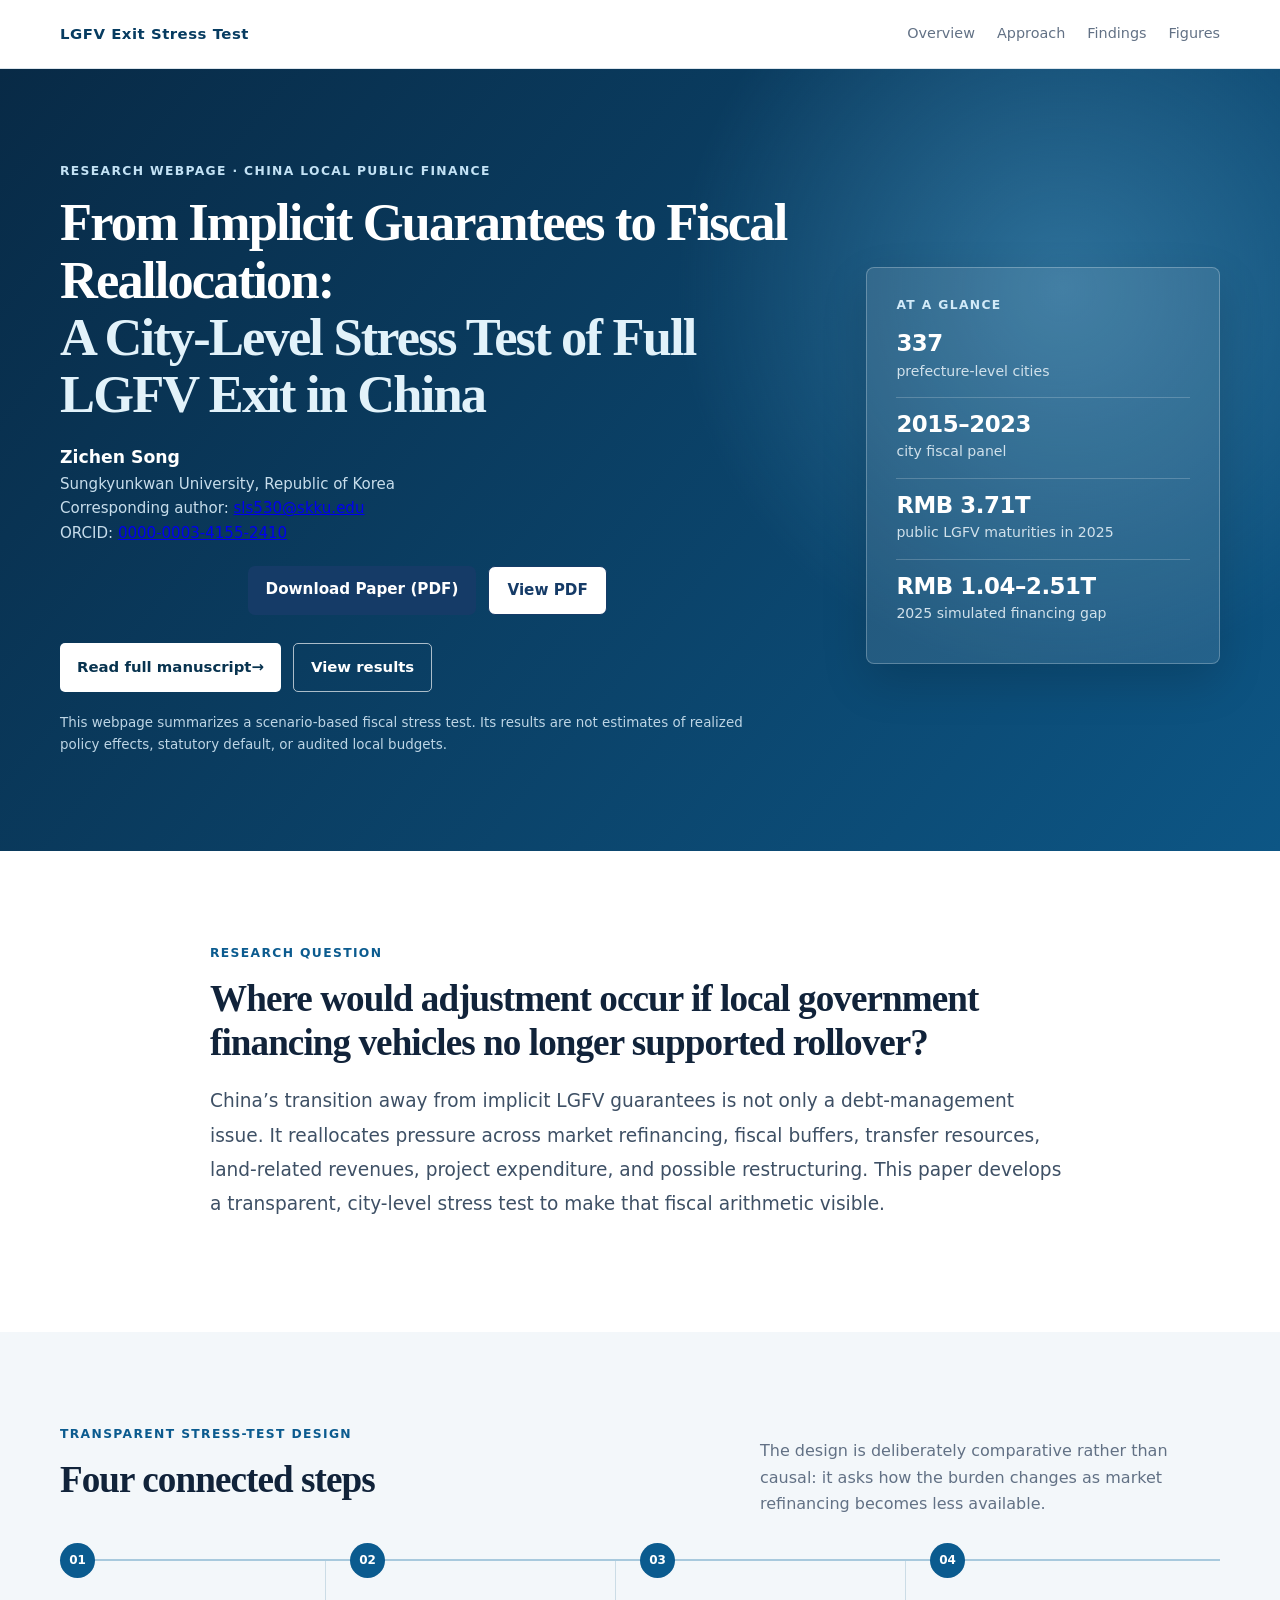
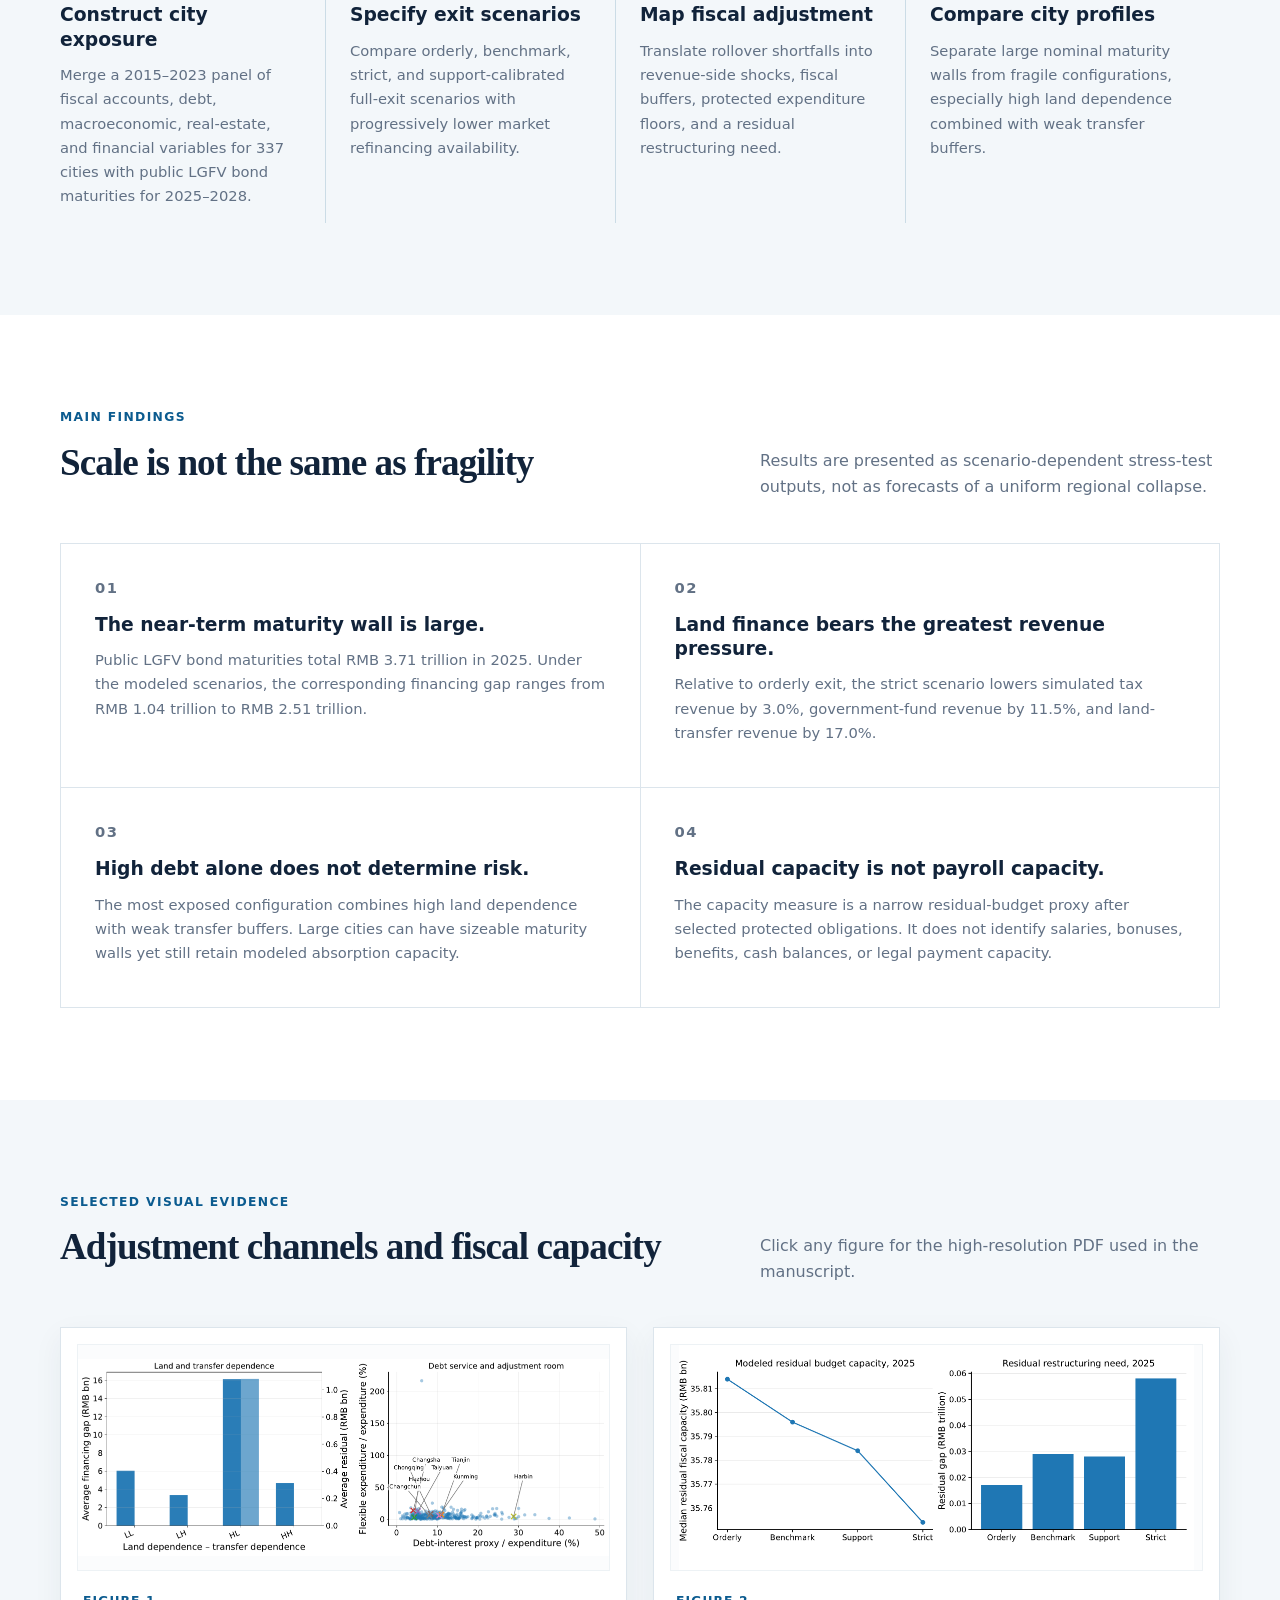
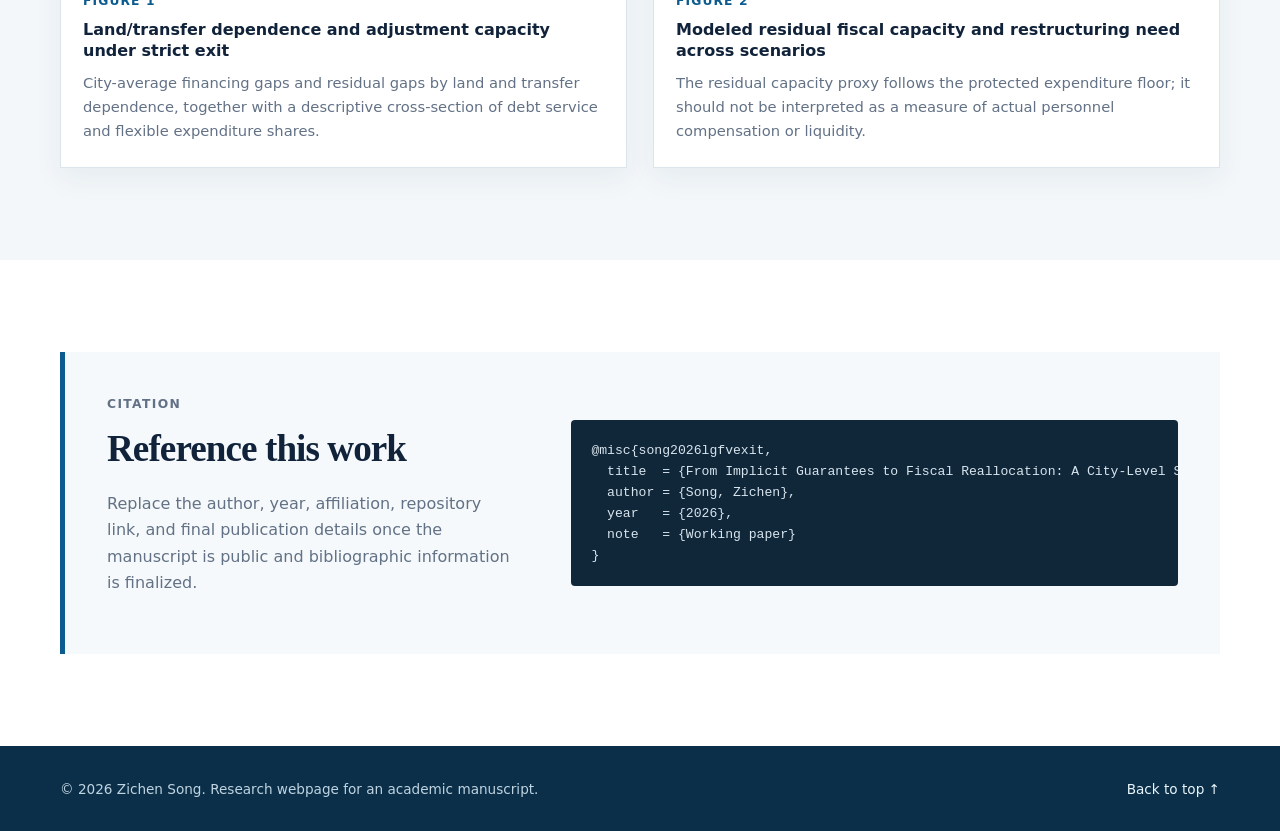
<file: index.html>
<!doctype html>
<html lang="en">
<head>
  <meta charset="utf-8">
  <meta name="viewport" content="width=device-width, initial-scale=1">
  <meta name="description" content="A city-level fiscal stress test of full LGFV exit in China.">
  <meta name="theme-color" content="#0b3b60">
  <title>From Implicit Guarantees to Fiscal Reallocation</title>
  <link rel="stylesheet" href="assets/style.css">
</head>
<body>
  <header class="site-header">
    <div class="container header-inner">
      <a class="brand" href="#top" aria-label="Paper home">LGFV Exit Stress Test</a>
      <nav aria-label="Primary navigation">
        <a href="#overview">Overview</a>
        <a href="#approach">Approach</a>
        <a href="#findings">Findings</a>
        <a href="#figures">Figures</a>
      </nav>
    </div>
  </header>

  <main id="top">
    <section class="hero">
      <div class="container hero-grid">
        <div>
          <p class="eyebrow">Research webpage · China local public finance</p>
          <h1>From Implicit Guarantees to Fiscal Reallocation:<br><span>A City-Level Stress Test of Full LGFV Exit in China</span></h1>
          <!-- Replace the author line below before publishing, especially during anonymous review. -->
          <p class="authors">Zichen Song</p>
          <p class="affiliation">
  Sungkyunkwan University, Republic of Korea<br>
  Corresponding author: <a href="mailto:sls530@skku.edu">sls530@skku.edu</a><br>
  ORCID: <a href="https://orcid.org/0000-0003-4155-2410" target="_blank" rel="noopener">0000-0003-4155-2410</a>
</p>

<div class="paper-links">
  <a class="paper-button primary" href="assets/Applied_ECL.pdf" download>
    Download Paper (PDF)
  </a>
  <a class="paper-button secondary" href="assets/Applied_ECL.pdf" target="_blank" rel="noopener">
    View PDF
  </a>
</div>
          <div class="actions">
            <a class="button button-primary" href="paper.html">Read full manuscript <span aria-hidden="true">→</span></a>
            <a class="button button-ghost" href="#figures">View results</a>
          </div>
          <p class="disclaimer">This webpage summarizes a scenario-based fiscal stress test. Its results are not estimates of realized policy effects, statutory default, or audited local budgets.</p>
        </div>
        <aside class="summary-card" aria-label="At a glance">
          <p class="card-kicker">At a glance</p>
          <div class="metric"><strong>337</strong><span>prefecture-level cities</span></div>
          <div class="metric"><strong>2015–2023</strong><span>city fiscal panel</span></div>
          <div class="metric"><strong>RMB 3.71T</strong><span>public LGFV maturities in 2025</span></div>
          <div class="metric"><strong>RMB 1.04–2.51T</strong><span>2025 simulated financing gap</span></div>
        </aside>
      </div>
    </section>

    <section id="overview" class="section section-white">
      <div class="container narrow">
        <p class="section-label">Research question</p>
        <h2>Where would adjustment occur if local government financing vehicles no longer supported rollover?</h2>
        <p class="lead">China’s transition away from implicit LGFV guarantees is not only a debt-management issue. It reallocates pressure across market refinancing, fiscal buffers, transfer resources, land-related revenues, project expenditure, and possible restructuring. This paper develops a transparent, city-level stress test to make that fiscal arithmetic visible.</p>
      </div>
    </section>

    <section id="approach" class="section section-tint">
      <div class="container">
        <div class="section-heading">
          <div>
            <p class="section-label">Transparent stress-test design</p>
            <h2>Four connected steps</h2>
          </div>
          <p>The design is deliberately comparative rather than causal: it asks how the burden changes as market refinancing becomes less available.</p>
        </div>
        <ol class="pipeline">
          <li>
            <span class="pipeline-number">01</span>
            <h3>Construct city exposure</h3>
            <p>Merge a 2015–2023 panel of fiscal accounts, debt, macroeconomic, real-estate, and financial variables for 337 cities with public LGFV bond maturities for 2025–2028.</p>
          </li>
          <li>
            <span class="pipeline-number">02</span>
            <h3>Specify exit scenarios</h3>
            <p>Compare orderly, benchmark, strict, and support-calibrated full-exit scenarios with progressively lower market refinancing availability.</p>
          </li>
          <li>
            <span class="pipeline-number">03</span>
            <h3>Map fiscal adjustment</h3>
            <p>Translate rollover shortfalls into revenue-side shocks, fiscal buffers, protected expenditure floors, and a residual restructuring need.</p>
          </li>
          <li>
            <span class="pipeline-number">04</span>
            <h3>Compare city profiles</h3>
            <p>Separate large nominal maturity walls from fragile configurations, especially high land dependence combined with weak transfer buffers.</p>
          </li>
        </ol>
      </div>
    </section>

    <section id="findings" class="section section-white">
      <div class="container">
        <div class="section-heading">
          <div>
            <p class="section-label">Main findings</p>
            <h2>Scale is not the same as fragility</h2>
          </div>
          <p>Results are presented as scenario-dependent stress-test outputs, not as forecasts of a uniform regional collapse.</p>
        </div>
        <div class="findings-grid">
          <article class="finding">
            <p class="finding-number">01</p>
            <h3>The near-term maturity wall is large.</h3>
            <p>Public LGFV bond maturities total RMB 3.71 trillion in 2025. Under the modeled scenarios, the corresponding financing gap ranges from RMB 1.04 trillion to RMB 2.51 trillion.</p>
          </article>
          <article class="finding">
            <p class="finding-number">02</p>
            <h3>Land finance bears the greatest revenue pressure.</h3>
            <p>Relative to orderly exit, the strict scenario lowers simulated tax revenue by 3.0%, government-fund revenue by 11.5%, and land-transfer revenue by 17.0%.</p>
          </article>
          <article class="finding">
            <p class="finding-number">03</p>
            <h3>High debt alone does not determine risk.</h3>
            <p>The most exposed configuration combines high land dependence with weak transfer buffers. Large cities can have sizeable maturity walls yet still retain modeled absorption capacity.</p>
          </article>
          <article class="finding">
            <p class="finding-number">04</p>
            <h3>Residual capacity is not payroll capacity.</h3>
            <p>The capacity measure is a narrow residual-budget proxy after selected protected obligations. It does not identify salaries, bonuses, benefits, cash balances, or legal payment capacity.</p>
          </article>
        </div>
      </div>
    </section>

    <section id="figures" class="section section-tint">
      <div class="container">
        <div class="section-heading">
          <div>
            <p class="section-label">Selected visual evidence</p>
            <h2>Adjustment channels and fiscal capacity</h2>
          </div>
          <p>Click any figure for the high-resolution PDF used in the manuscript.</p>
        </div>
        <div class="figure-grid">
          <figure class="figure-card">
            <a href="figures/fig7_adjustment_channels_revised.pdf" target="_blank" rel="noopener">
              <img src="assets/adjustment_channels.png" alt="Land and transfer dependence, and debt service versus adjustment room.">
            </a>
            <figcaption>
              <span>Figure 1</span>
              <strong>Land/transfer dependence and adjustment capacity under strict exit</strong>
              <p>City-average financing gaps and residual gaps by land and transfer dependence, together with a descriptive cross-section of debt service and flexible expenditure shares.</p>
            </figcaption>
          </figure>
          <figure class="figure-card">
            <a href="figures/fig8_budget_capacity (1).pdf" target="_blank" rel="noopener">
              <img src="assets/budget_capacity.png" alt="Modeled residual fiscal capacity and restructuring need across scenarios.">
            </a>
            <figcaption>
              <span>Figure 2</span>
              <strong>Modeled residual fiscal capacity and restructuring need across scenarios</strong>
              <p>The residual capacity proxy follows the protected expenditure floor; it should not be interpreted as a measure of actual personnel compensation or liquidity.</p>
            </figcaption>
          </figure>
        </div>
      </div>
    </section>

    <section class="section section-white">
      <div class="container citation-panel">
        <div>
          <p class="section-label">Citation</p>
          <h2>Reference this work</h2>
          <p>Replace the author, year, affiliation, repository link, and final publication details once the manuscript is public and bibliographic information is finalized.</p>
        </div>
        <pre><code>@misc{song2026lgfvexit,
  title  = {From Implicit Guarantees to Fiscal Reallocation: A City-Level Stress Test of Full LGFV Exit in China},
  author = {Song, Zichen},
  year   = {2026},
  note   = {Working paper}
}</code></pre>
      </div>
    </section>
  </main>

  <footer>
    <div class="container footer-inner">
      <p>© 2026 Zichen Song. Research webpage for an academic manuscript.</p>
      <a href="#top">Back to top ↑</a>
    </div>
  </footer>
</body>
</html>
</file>
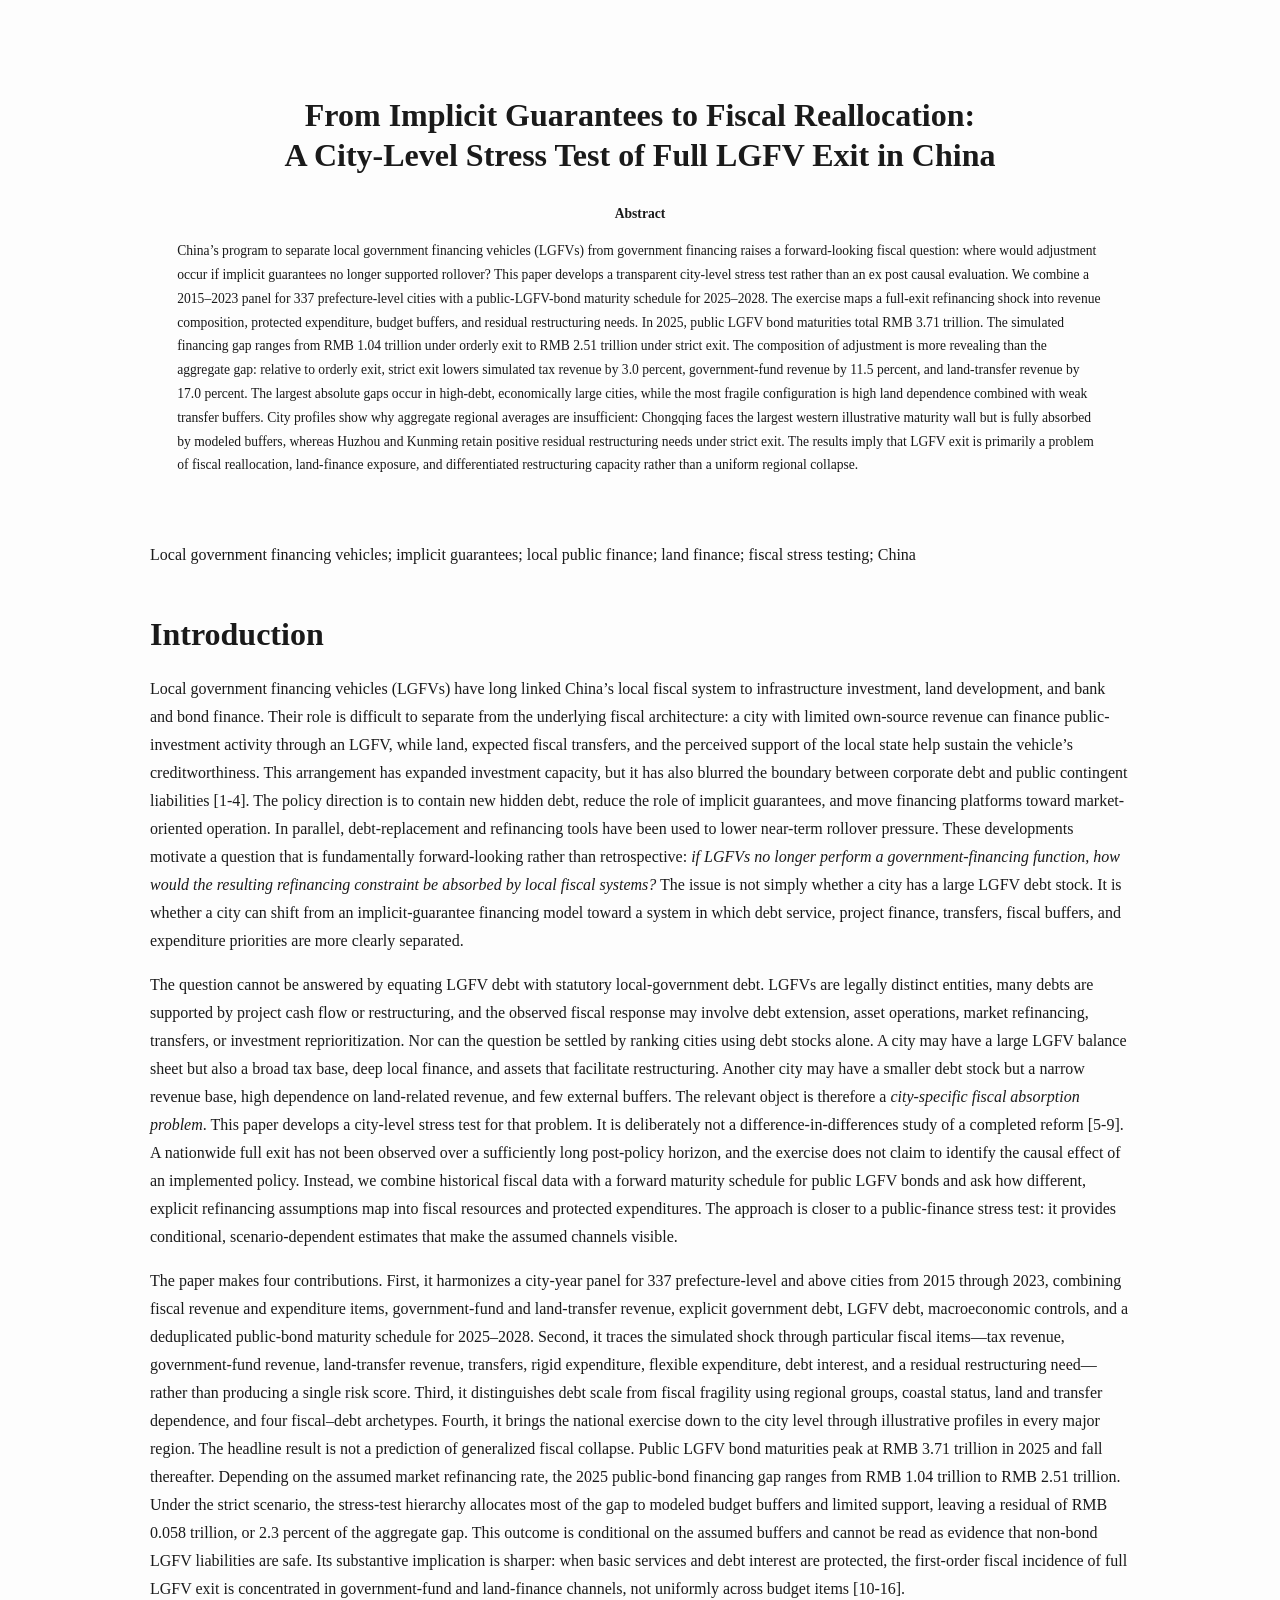
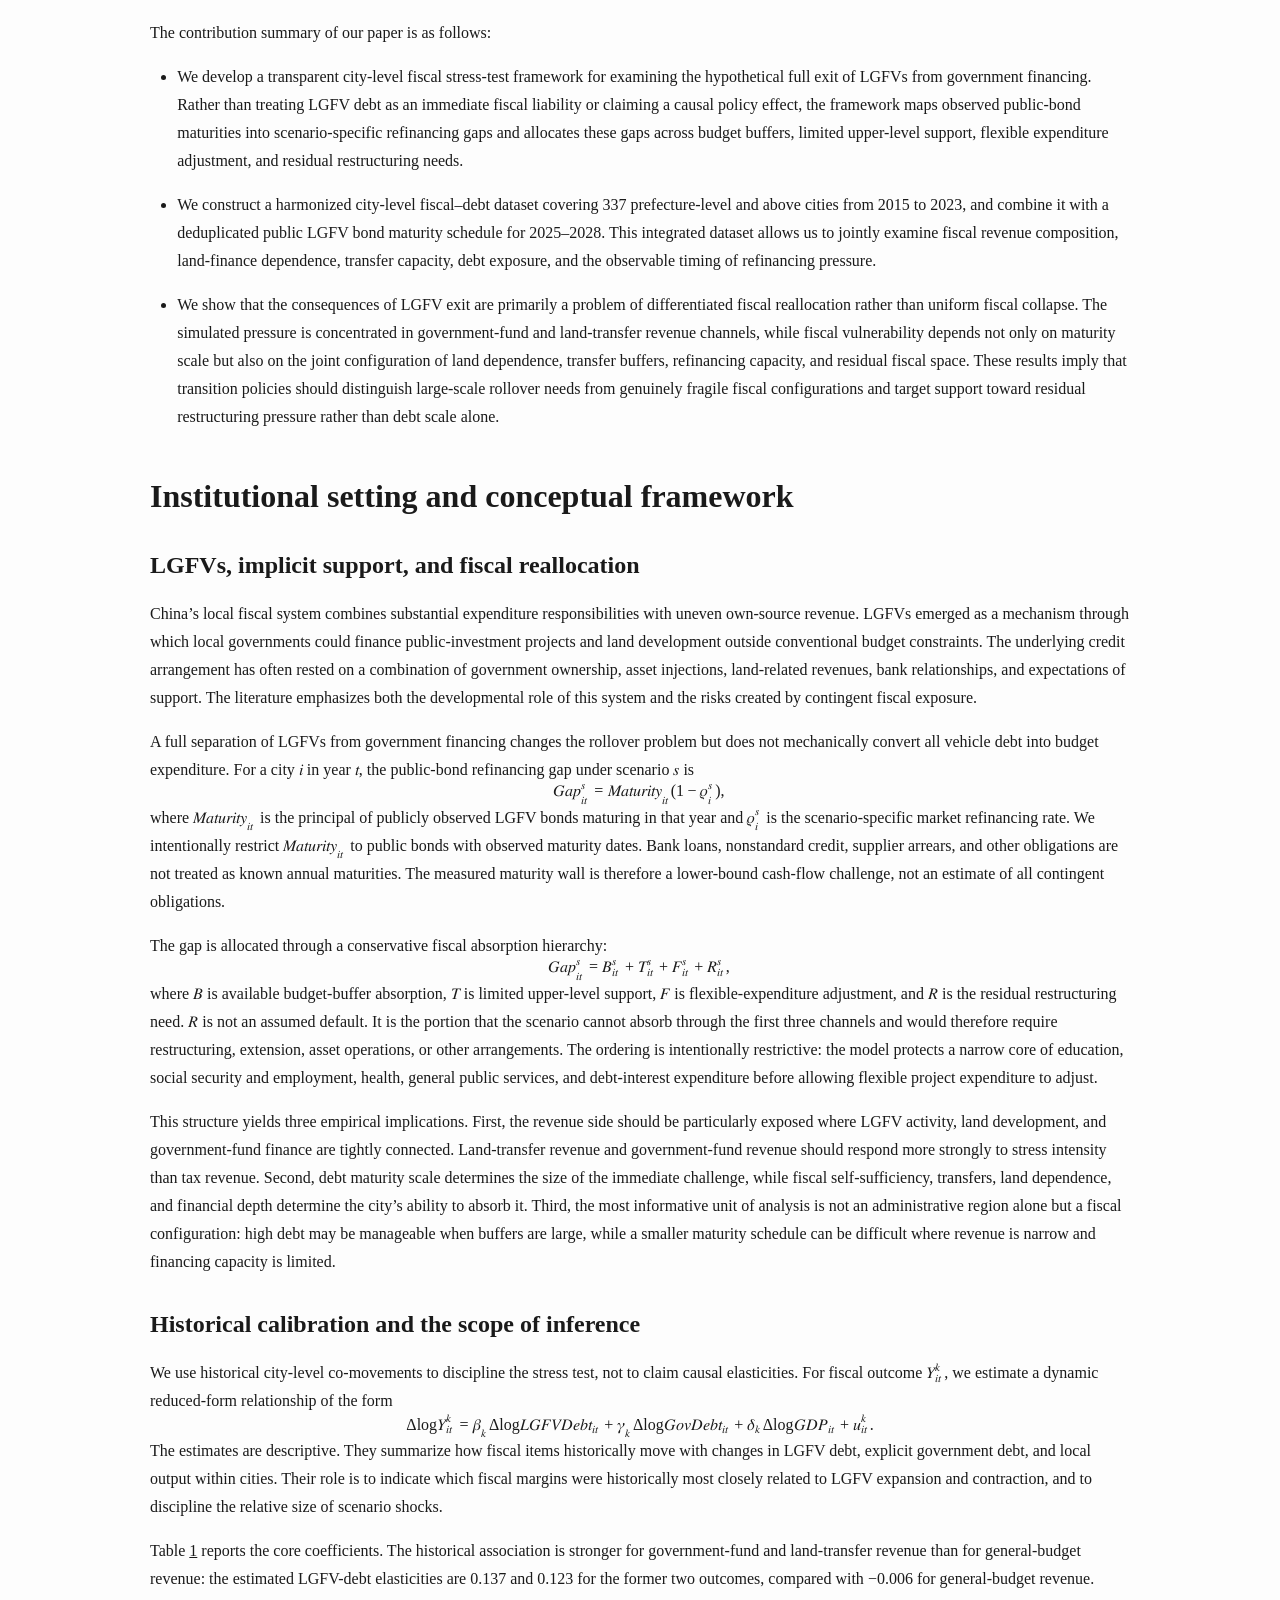
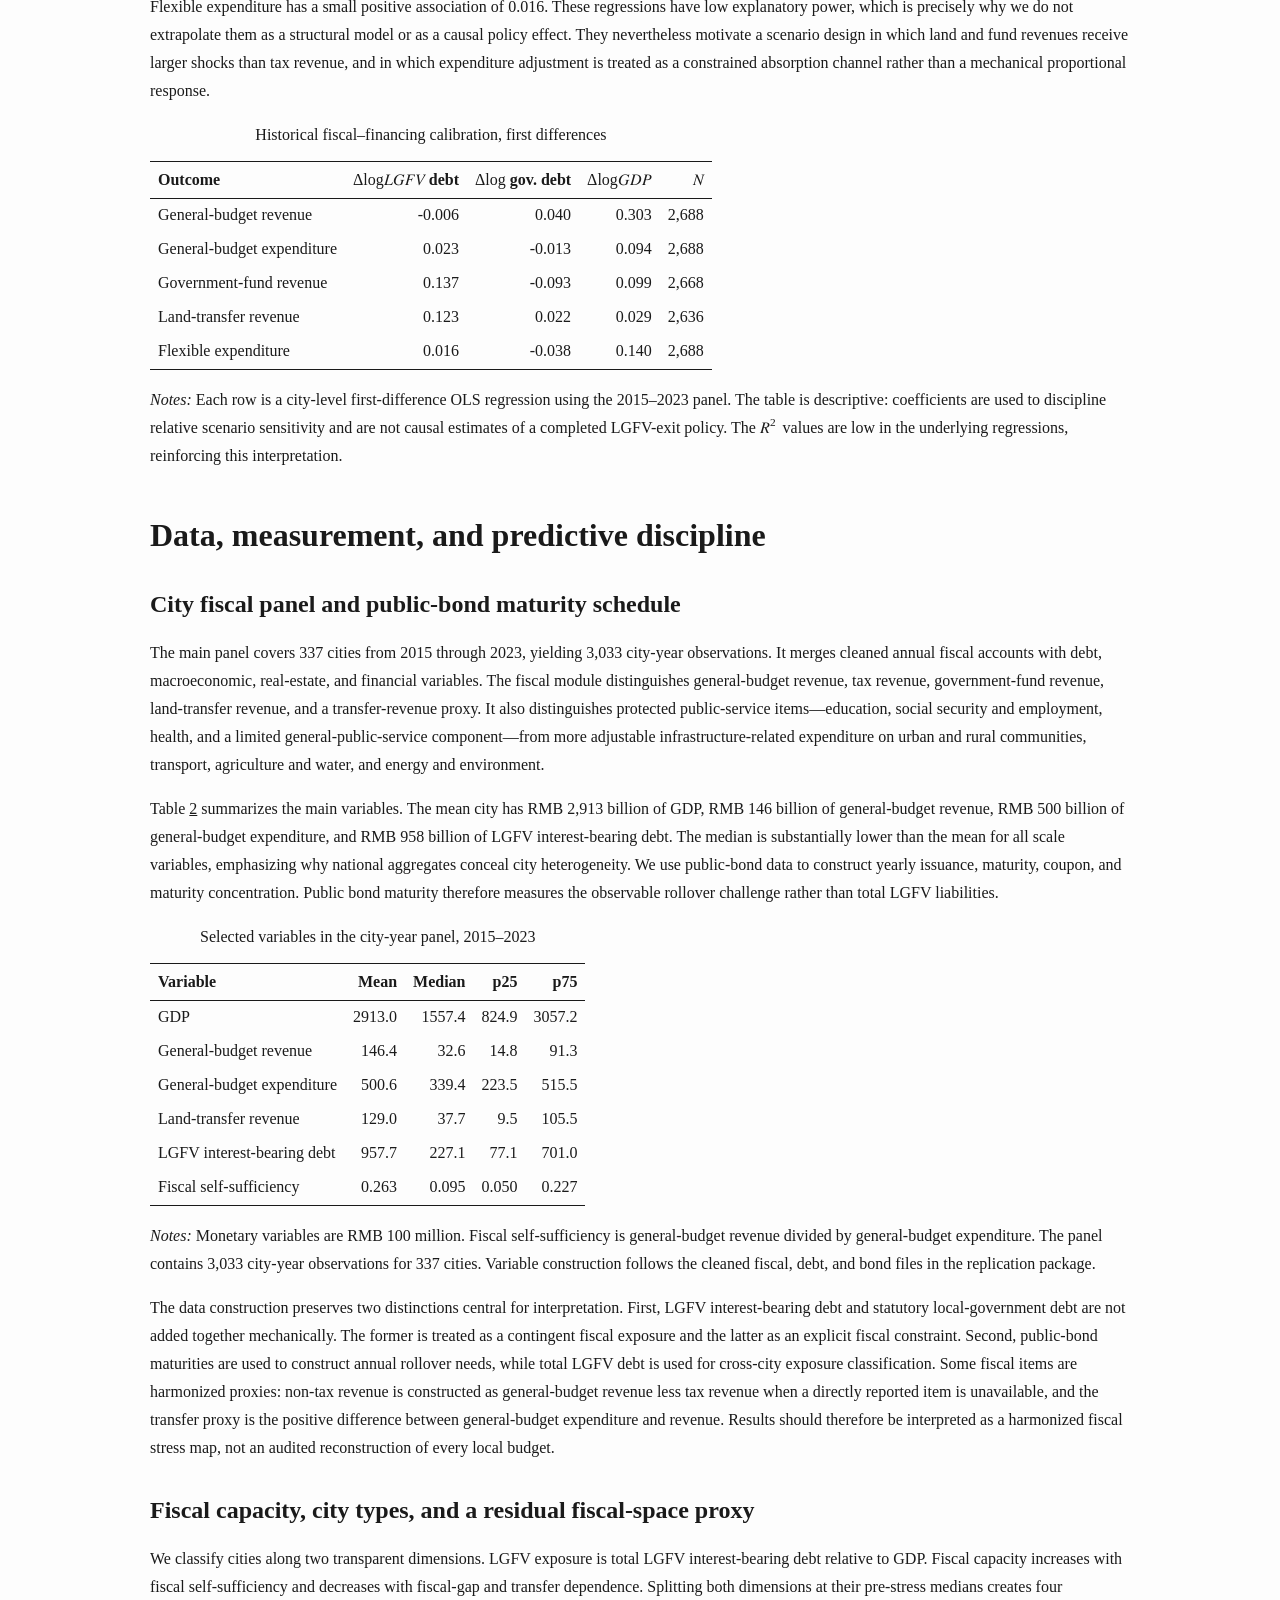
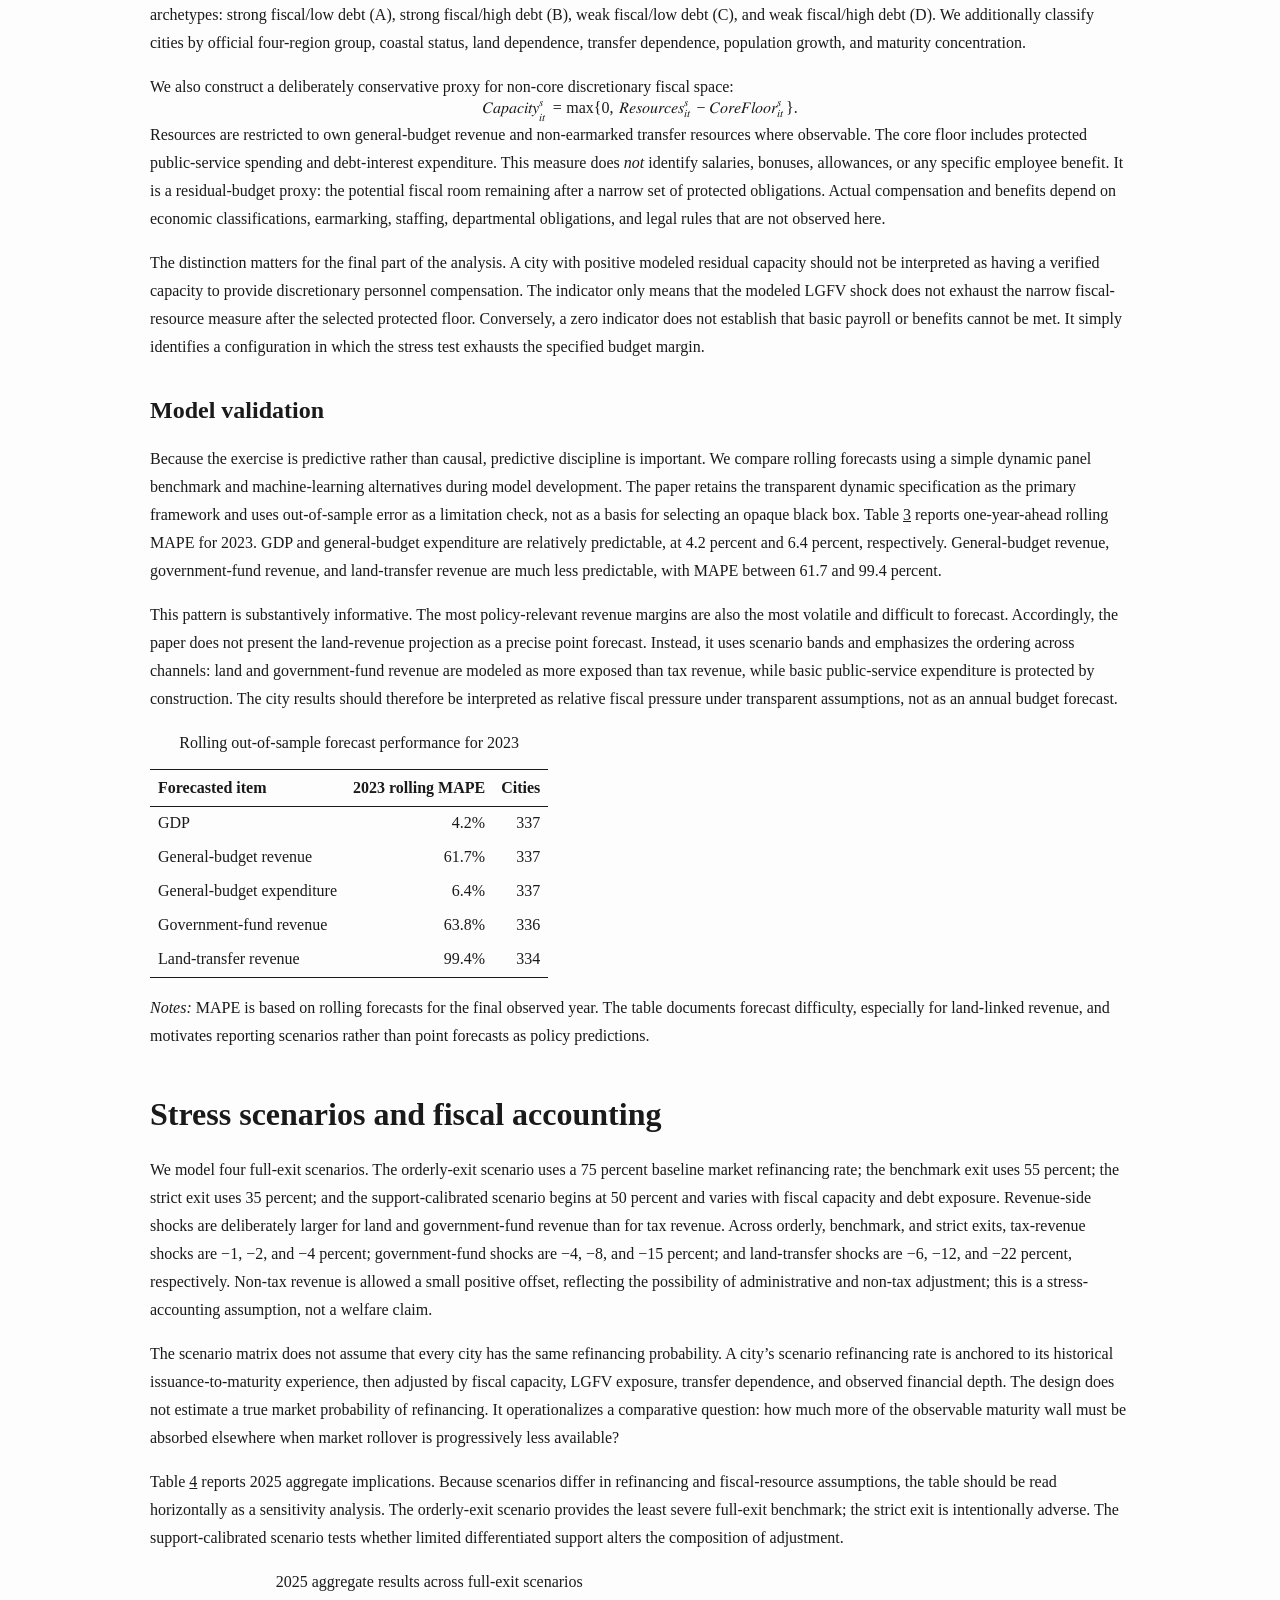
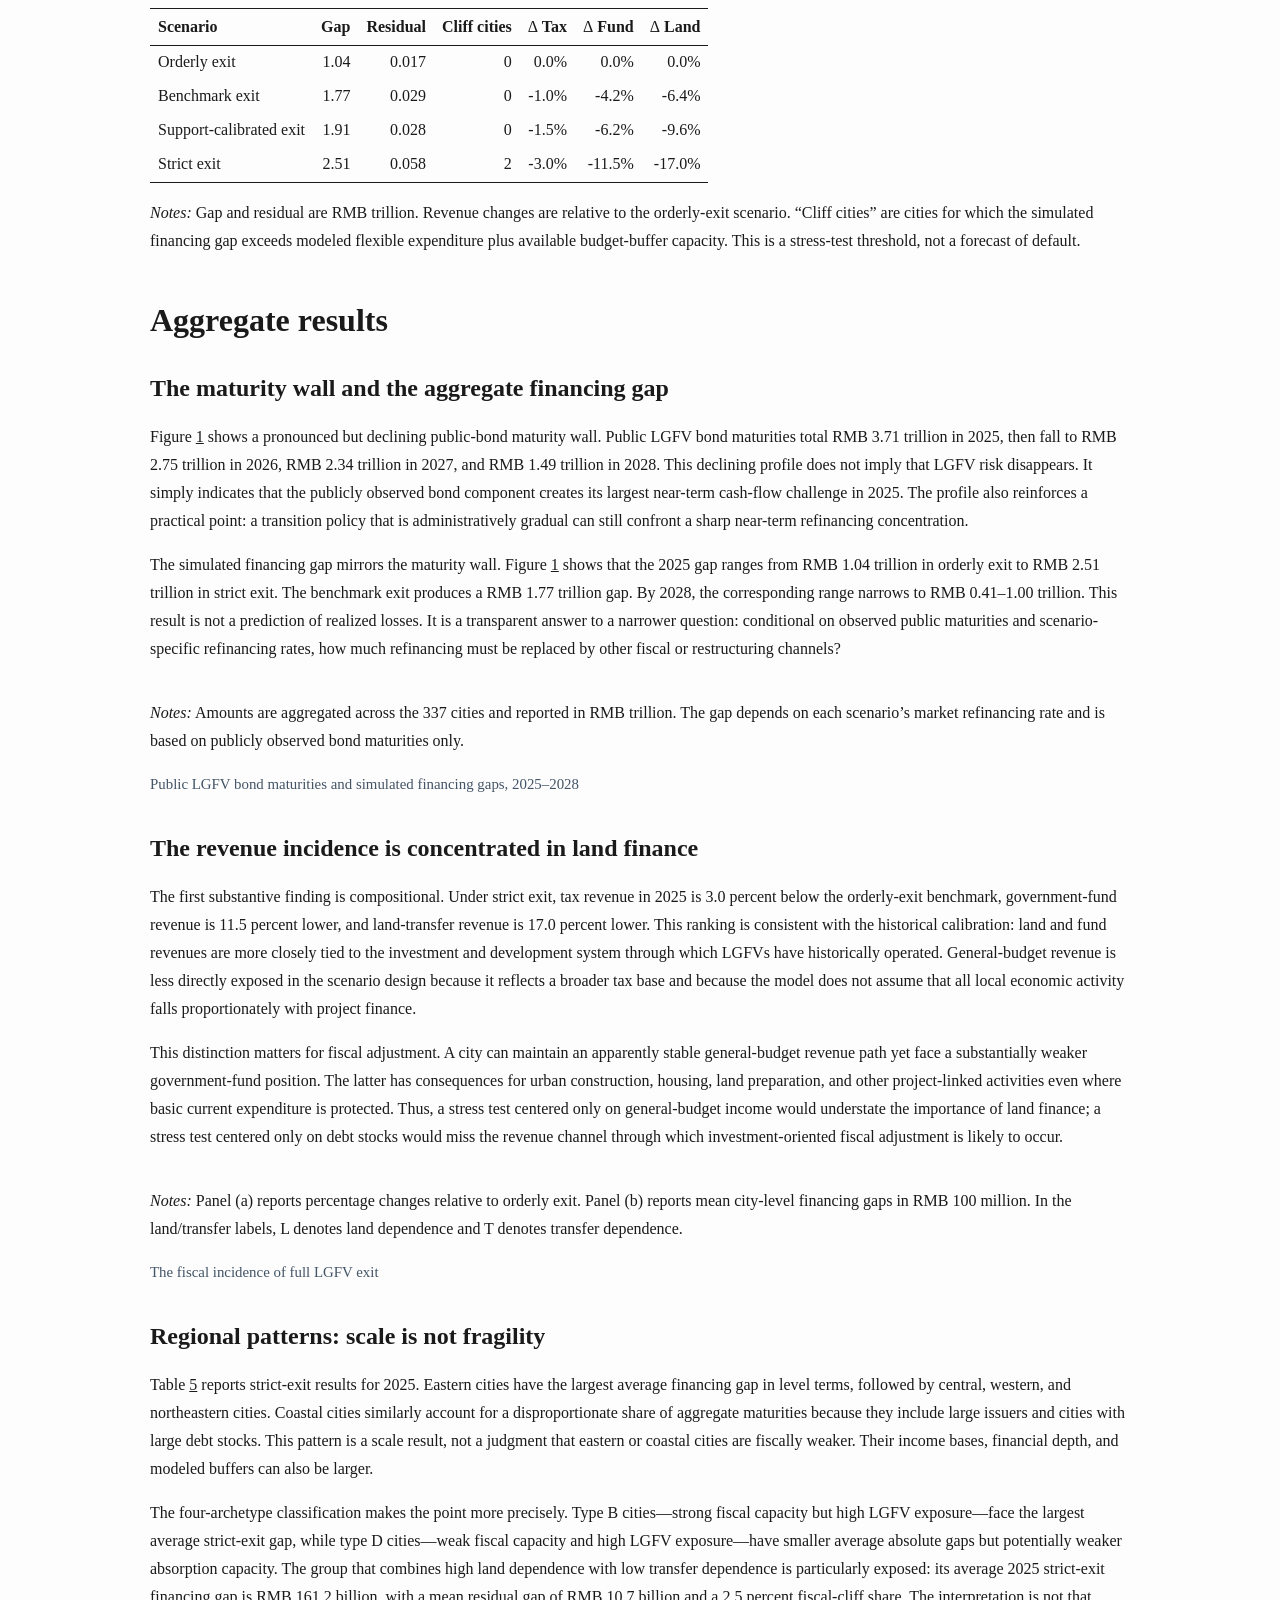
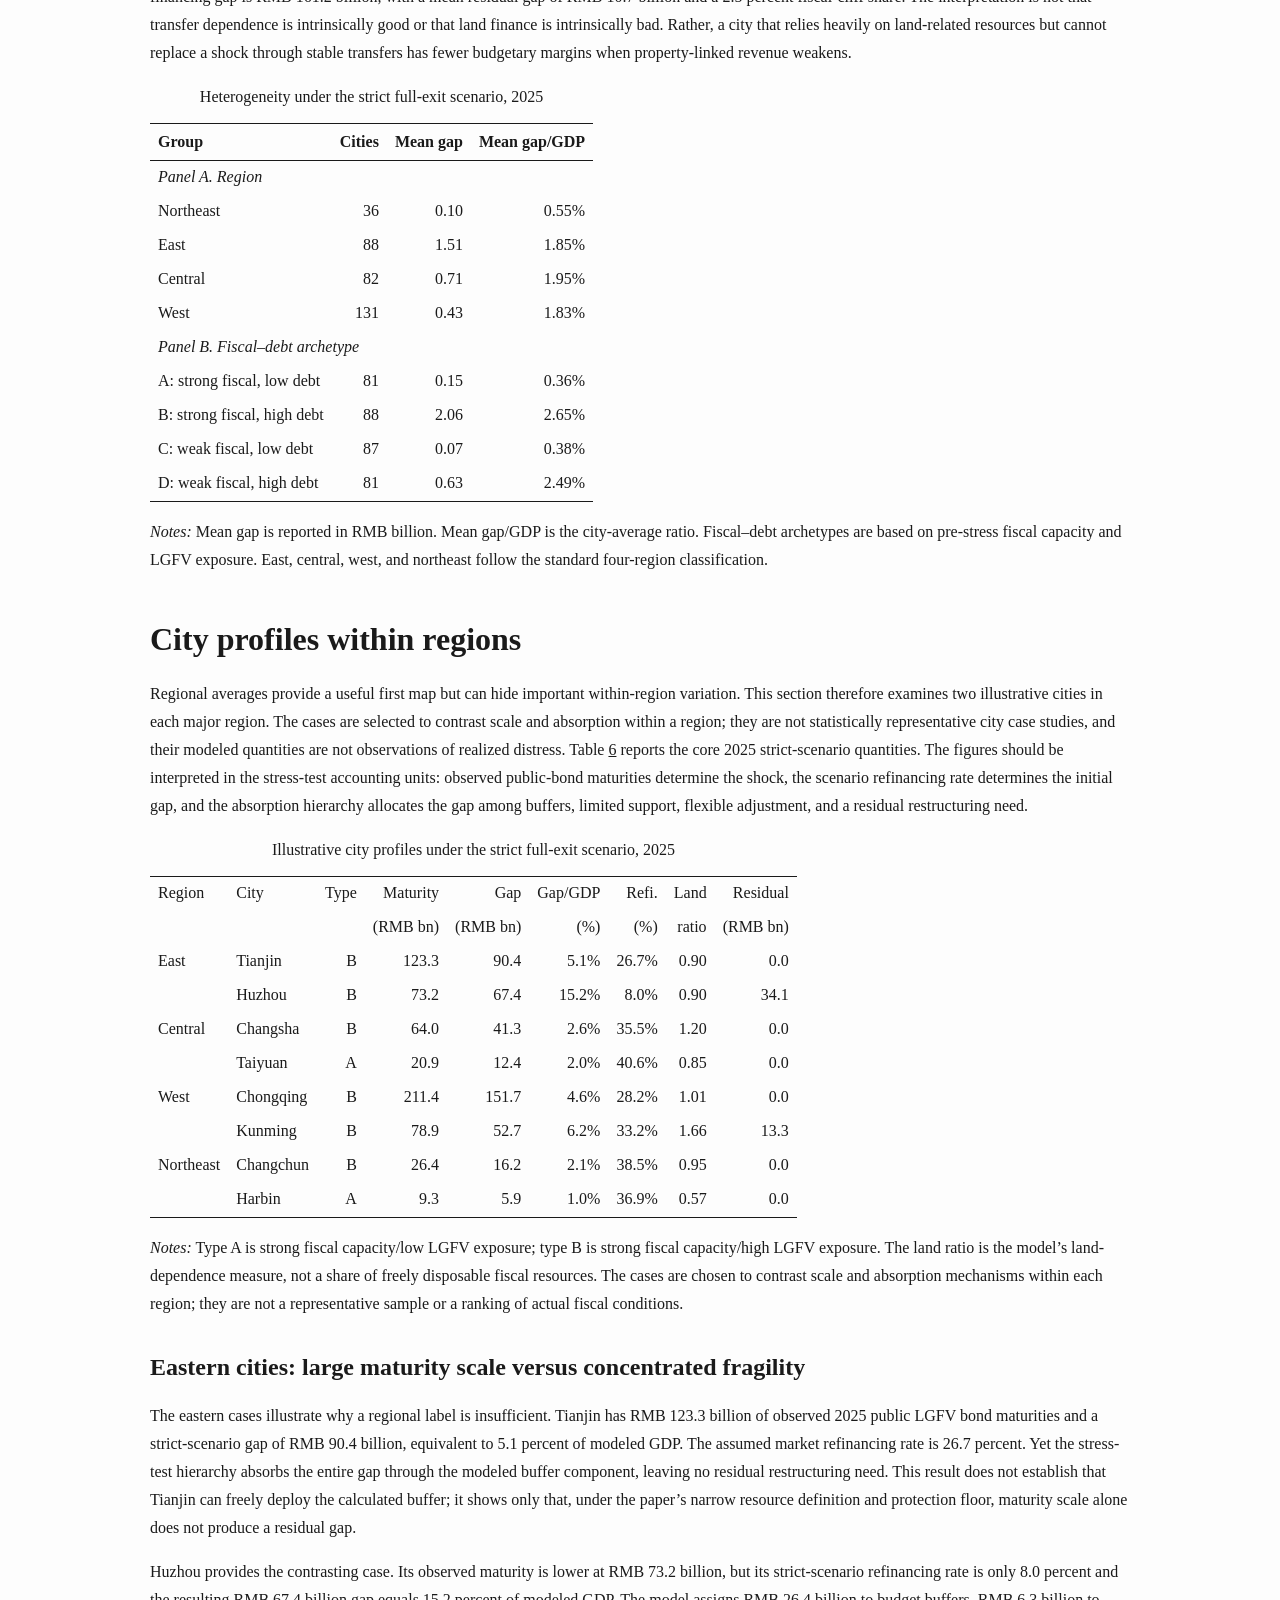
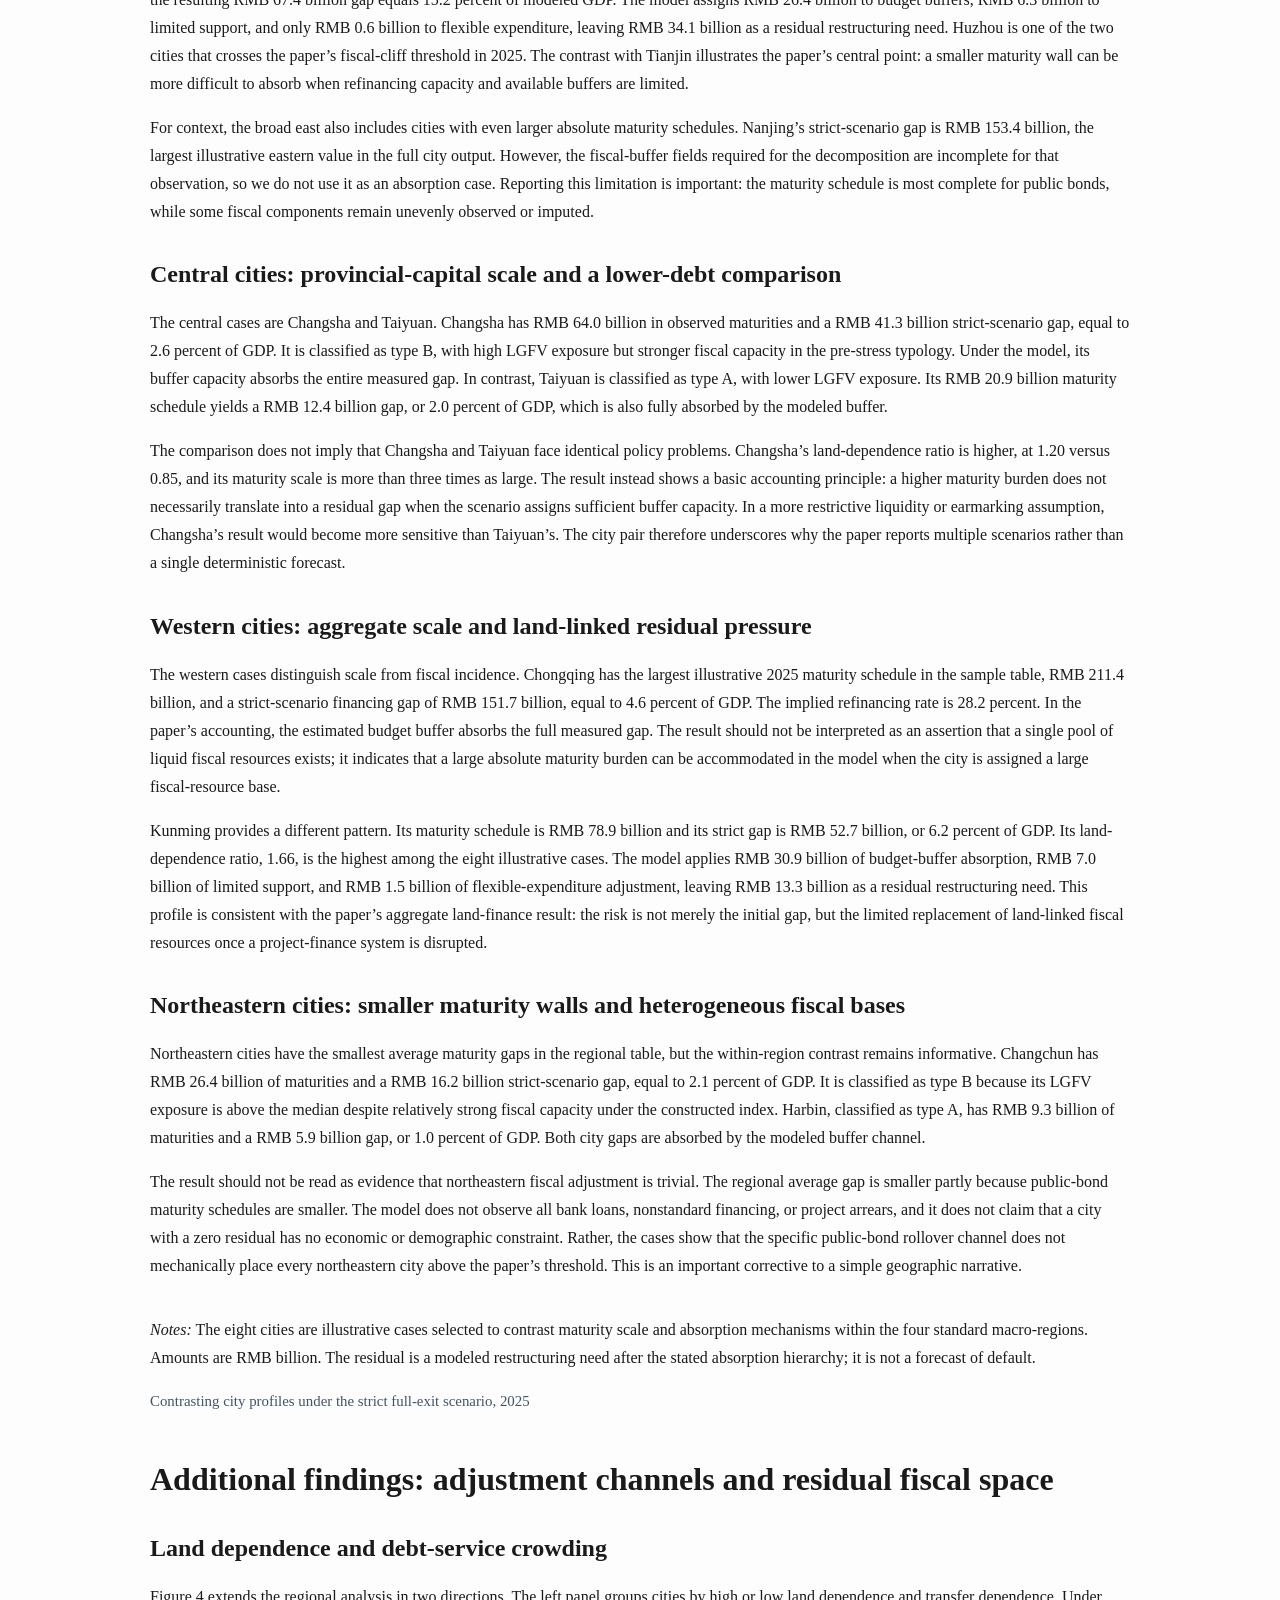
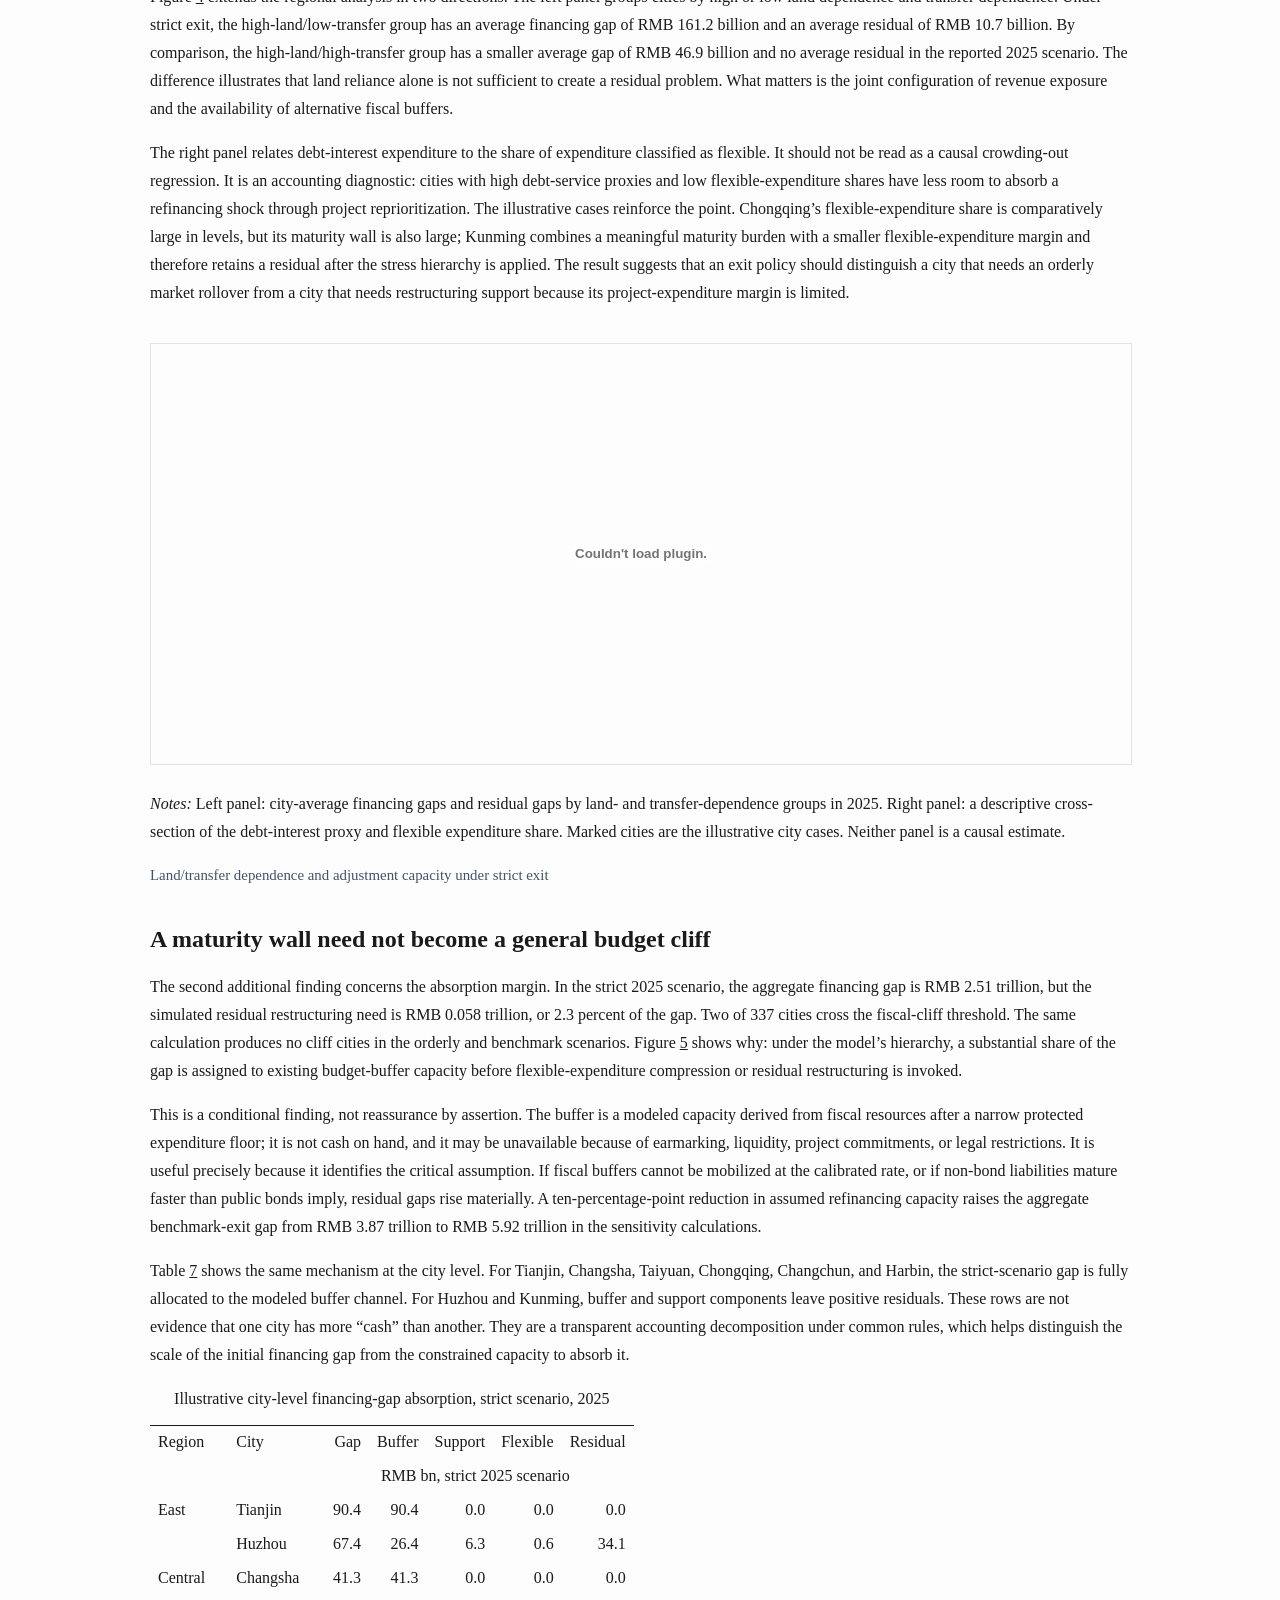
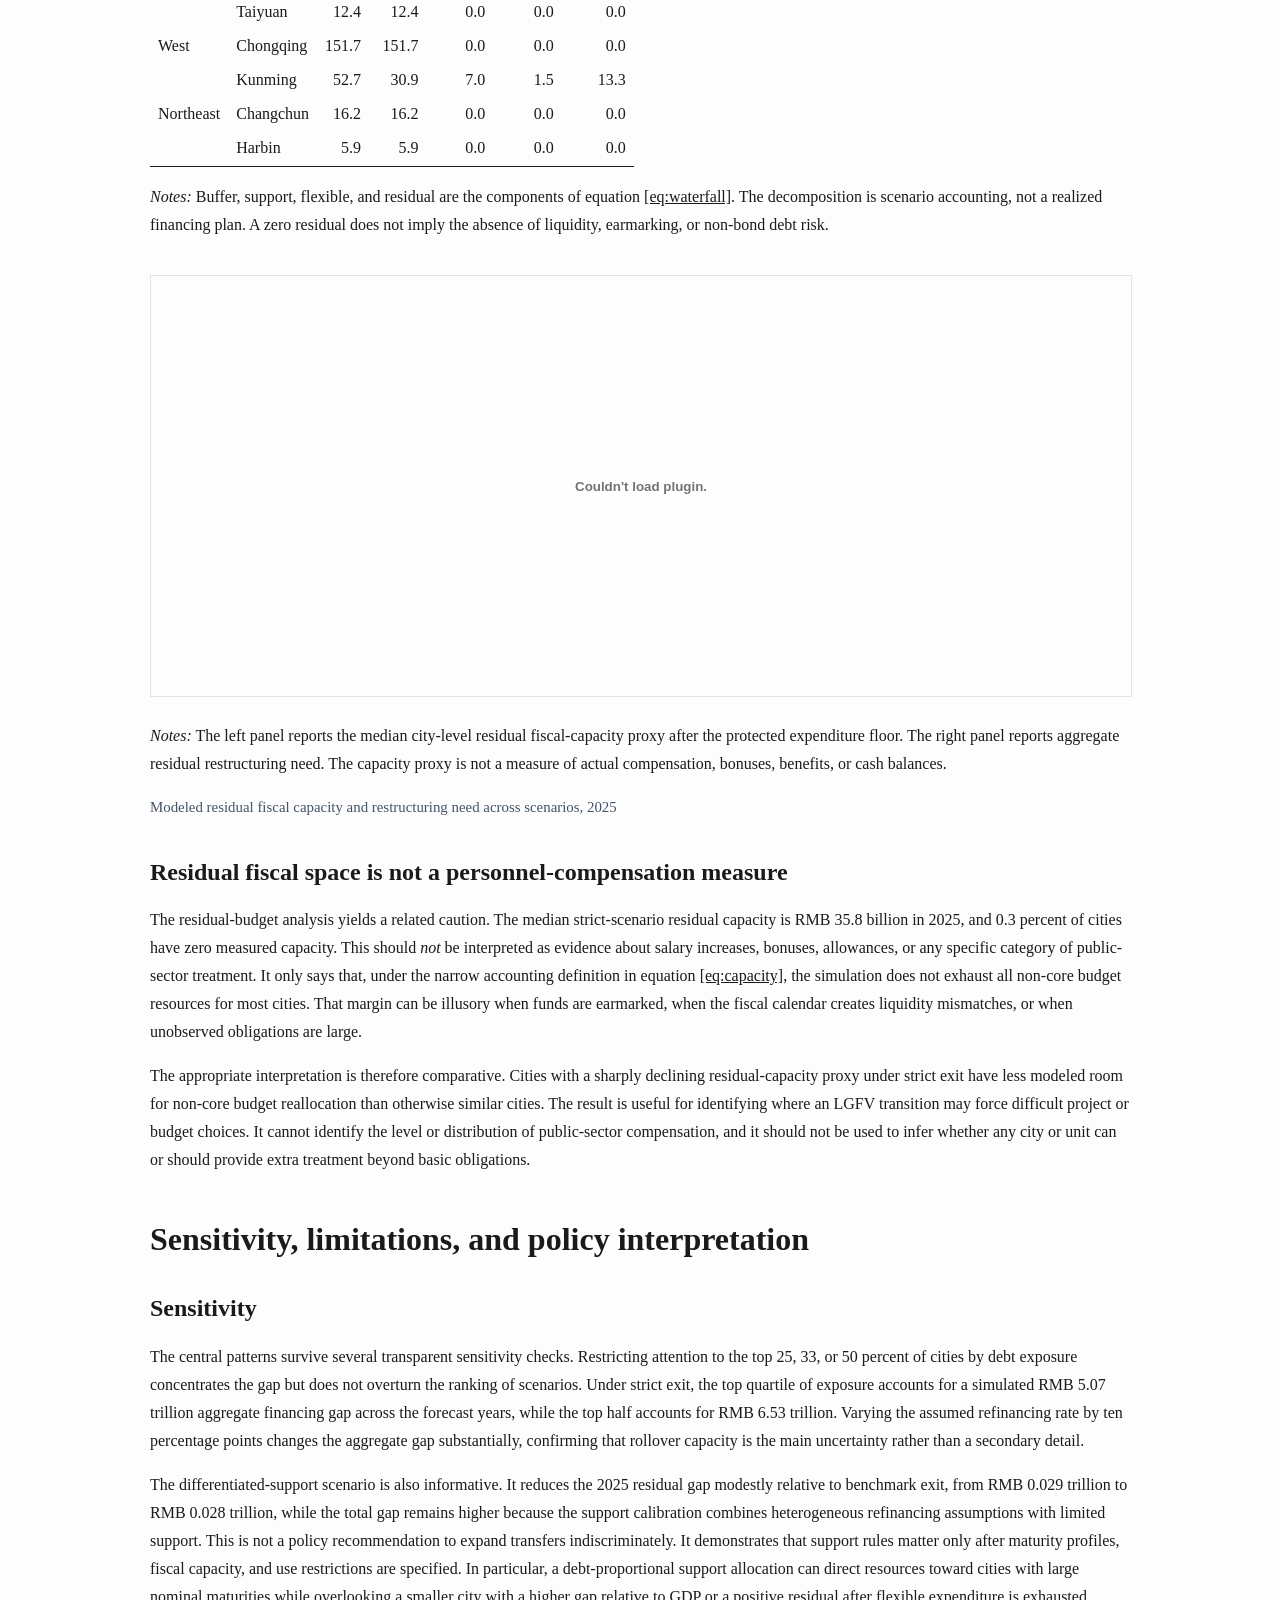
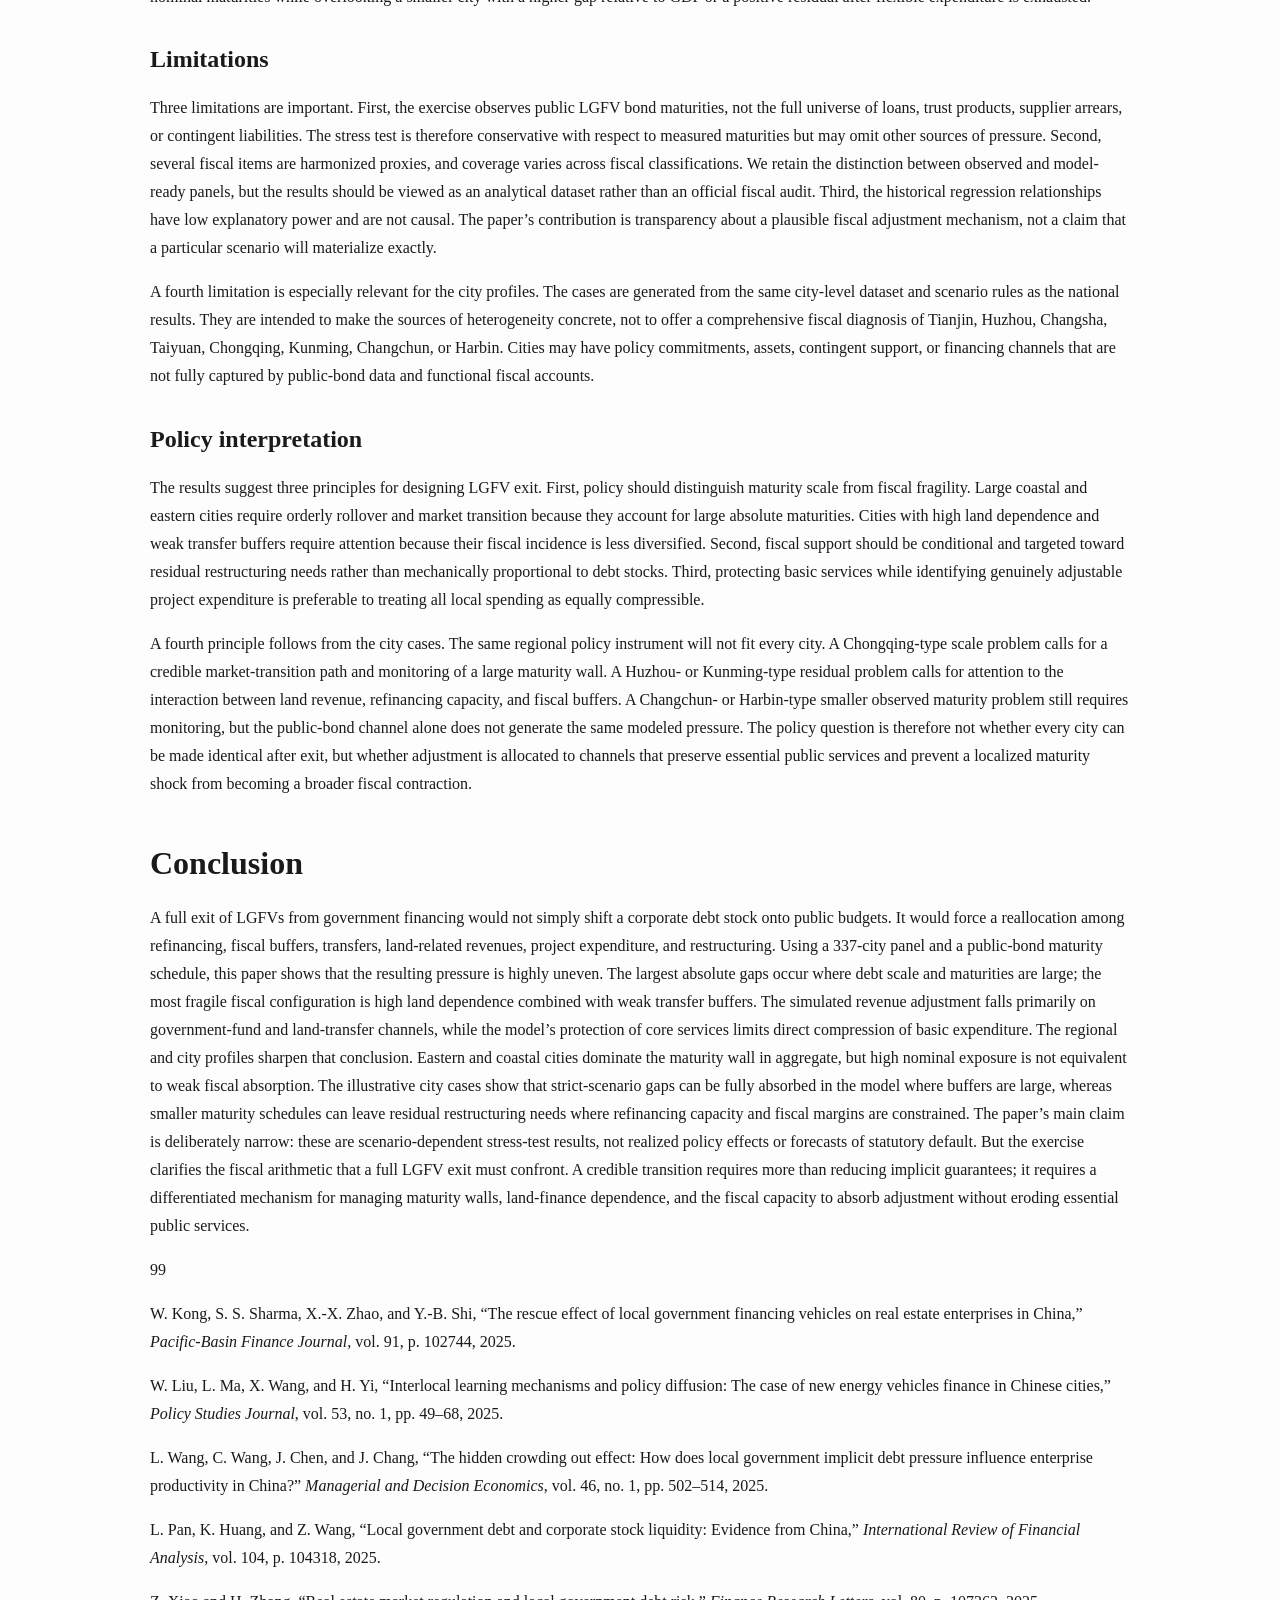
<file: paper.html>
<!DOCTYPE html>
<html xmlns="http://www.w3.org/1999/xhtml">
<head>
  <meta charset="utf-8" />
  <meta name="generator" content="pandoc" />
  <meta name="viewport" content="width=device-width, initial-scale=1.0, user-scalable=yes" />
  <meta name="author" content="" />
  <title>From Implicit Guarantees to Fiscal Reallocation: A City-Level Stress Test of Full LGFV Exit in China</title>
  <style>
    /* Default styles provided by pandoc.
    ** See https://pandoc.org/MANUAL.html#variables-for-html for config info.
    */
    html {
      color: #1a1a1a;
      background-color: #fdfdfd;
    }
    body {
      margin: 0 auto;
      max-width: 36em;
      padding-left: 50px;
      padding-right: 50px;
      padding-top: 50px;
      padding-bottom: 50px;
      hyphens: auto;
      overflow-wrap: break-word;
      text-rendering: optimizeLegibility;
      font-kerning: normal;
    }
    @media (max-width: 600px) {
      body {
        font-size: 0.9em;
        padding: 12px;
      }
      h1 {
        font-size: 1.8em;
      }
    }
    @media print {
      html {
        background-color: white;
      }
      body {
        background-color: transparent;
        color: black;
        font-size: 12pt;
      }
      p, h2, h3 {
        orphans: 3;
        widows: 3;
      }
      h2, h3, h4 {
        page-break-after: avoid;
      }
    }
    p {
      margin: 1em 0;
    }
    a {
      color: #1a1a1a;
    }
    a:visited {
      color: #1a1a1a;
    }
    img {
      max-width: 100%;
    }
    svg {
      height: auto;
      max-width: 100%;
    }
    h1, h2, h3, h4, h5, h6 {
      margin-top: 1.4em;
    }
    h5, h6 {
      font-size: 1em;
      font-style: italic;
    }
    h6 {
      font-weight: normal;
    }
    ol, ul {
      padding-left: 1.7em;
      margin-top: 1em;
    }
    li > ol, li > ul {
      margin-top: 0;
    }
    blockquote {
      margin: 1em 0 1em 1.7em;
      padding-left: 1em;
      border-left: 2px solid #e6e6e6;
      color: #606060;
    }
    div.abstract {
      margin: 2em 2em 2em 2em;
      text-align: left;
      font-size: 85%;
    }
    div.abstract-title {
      font-weight: bold;
      text-align: center;
      padding: 0;
      margin-bottom: 0.5em;
    }
    code {
      font-family: Menlo, Monaco, Consolas, 'Lucida Console', monospace;
      font-size: 85%;
      margin: 0;
      hyphens: manual;
    }
    pre {
      margin: 1em 0;
      overflow: auto;
    }
    pre code {
      padding: 0;
      overflow: visible;
      overflow-wrap: normal;
    }
    .sourceCode {
     background-color: transparent;
     overflow: visible;
    }
    hr {
      border: none;
      border-top: 1px solid #1a1a1a;
      height: 1px;
      margin: 1em 0;
    }
    table {
      margin: 1em 0;
      border-collapse: collapse;
      width: 100%;
      overflow-x: auto;
      display: block;
      font-variant-numeric: lining-nums tabular-nums;
    }
    table caption {
      margin-bottom: 0.75em;
    }
    tbody {
      margin-top: 0.5em;
      border-top: 1px solid #1a1a1a;
      border-bottom: 1px solid #1a1a1a;
    }
    th {
      border-top: 1px solid #1a1a1a;
      padding: 0.25em 0.5em 0.25em 0.5em;
    }
    td {
      padding: 0.125em 0.5em 0.25em 0.5em;
    }
    header {
      margin-bottom: 4em;
      text-align: center;
    }
    #TOC li {
      list-style: none;
    }
    #TOC ul {
      padding-left: 1.3em;
    }
    #TOC > ul {
      padding-left: 0;
    }
    #TOC a:not(:hover) {
      text-decoration: none;
    }
    code{white-space: pre-wrap;}
    span.smallcaps{font-variant: small-caps;}
    div.columns{display: flex; gap: min(4vw, 1.5em);}
    div.column{flex: auto; overflow-x: auto;}
    div.hanging-indent{margin-left: 1.5em; text-indent: -1.5em;}
    /* The extra [class] is a hack that increases specificity enough to
       override a similar rule in reveal.js */
    ul.task-list[class]{list-style: none;}
    ul.task-list li input[type="checkbox"] {
      font-size: inherit;
      width: 0.8em;
      margin: 0 0.8em 0.2em -1.6em;
      vertical-align: middle;
    }
  </style>

  <style>
    body{max-width:980px; font-family: Georgia, "Times New Roman", serif; line-height:1.75;}
    h1,h2,h3{line-height:1.25;}
    figure{margin:2.25rem auto;}
    figure embed{width:100%; min-height:420px; border:1px solid #dde5eb;}
    figcaption{font-size:.93rem;color:#435467;}
  </style>
</head>
<body>
<header id="title-block-header">
<h1 class="title">From Implicit Guarantees to Fiscal Reallocation:<br />
A City-Level Stress Test of Full LGFV Exit in China</h1>
<p class="author"></p>
<div class="abstract">
<div class="abstract-title">Abstract</div>
<p>China’s program to separate local government financing vehicles
(LGFVs) from government financing raises a forward-looking fiscal
question: where would adjustment occur if implicit guarantees no longer
supported rollover? This paper develops a transparent city-level stress
test rather than an ex post causal evaluation. We combine a 2015–2023
panel for 337 prefecture-level cities with a public-LGFV-bond maturity
schedule for 2025–2028. The exercise maps a full-exit refinancing shock
into revenue composition, protected expenditure, budget buffers, and
residual restructuring needs. In 2025, public LGFV bond maturities total
RMB 3.71 trillion. The simulated financing gap ranges from RMB 1.04
trillion under orderly exit to RMB 2.51 trillion under strict exit. The
composition of adjustment is more revealing than the aggregate gap:
relative to orderly exit, strict exit lowers simulated tax revenue by
3.0 percent, government-fund revenue by 11.5 percent, and land-transfer
revenue by 17.0 percent. The largest absolute gaps occur in high-debt,
economically large cities, while the most fragile configuration is high
land dependence combined with weak transfer buffers. City profiles show
why aggregate regional averages are insufficient: Chongqing faces the
largest western illustrative maturity wall but is fully absorbed by
modeled buffers, whereas Huzhou and Kunming retain positive residual
restructuring needs under strict exit. The results imply that LGFV exit
is primarily a problem of fiscal reallocation, land-finance exposure,
and differentiated restructuring capacity rather than a uniform regional
collapse.</p>
</div>
</header>
<div class="keywords">
<p>Local government financing vehicles; implicit guarantees; local
public finance; land finance; fiscal stress testing; China</p>
</div>
<h1 id="introduction">Introduction</h1>
<p>Local government financing vehicles (LGFVs) have long linked China’s
local fiscal system to infrastructure investment, land development, and
bank and bond finance. Their role is difficult to separate from the
underlying fiscal architecture: a city with limited own-source revenue
can finance public-investment activity through an LGFV, while land,
expected fiscal transfers, and the perceived support of the local state
help sustain the vehicle’s creditworthiness. This arrangement has
expanded investment capacity, but it has also blurred the boundary
between corporate debt and public contingent liabilities [1-4]. The
policy direction is to contain new hidden debt, reduce the role of
implicit guarantees, and move financing platforms toward market-oriented
operation. In parallel, debt-replacement and refinancing tools have been
used to lower near-term rollover pressure. These developments motivate a
question that is fundamentally forward-looking rather than
retrospective: <em>if LGFVs no longer perform a government-financing
function, how would the resulting refinancing constraint be absorbed by
local fiscal systems?</em> The issue is not simply whether a city has a
large LGFV debt stock. It is whether a city can shift from an
implicit-guarantee financing model toward a system in which debt
service, project finance, transfers, fiscal buffers, and expenditure
priorities are more clearly separated.</p>
<p>The question cannot be answered by equating LGFV debt with statutory
local-government debt. LGFVs are legally distinct entities, many debts
are supported by project cash flow or restructuring, and the observed
fiscal response may involve debt extension, asset operations, market
refinancing, transfers, or investment reprioritization. Nor can the
question be settled by ranking cities using debt stocks alone. A city
may have a large LGFV balance sheet but also a broad tax base, deep
local finance, and assets that facilitate restructuring. Another city
may have a smaller debt stock but a narrow revenue base, high dependence
on land-related revenue, and few external buffers. The relevant object
is therefore a <em>city-specific fiscal absorption problem</em>. This
paper develops a city-level stress test for that problem. It is
deliberately not a difference-in-differences study of a completed reform
[5-9]. A nationwide full exit has not been observed over a sufficiently
long post-policy horizon, and the exercise does not claim to identify
the causal effect of an implemented policy. Instead, we combine
historical fiscal data with a forward maturity schedule for public LGFV
bonds and ask how different, explicit refinancing assumptions map into
fiscal resources and protected expenditures. The approach is closer to a
public-finance stress test: it provides conditional, scenario-dependent
estimates that make the assumed channels visible.</p>
<p>The paper makes four contributions. First, it harmonizes a city-year
panel for 337 prefecture-level and above cities from 2015 through 2023,
combining fiscal revenue and expenditure items, government-fund and
land-transfer revenue, explicit government debt, LGFV debt,
macroeconomic controls, and a deduplicated public-bond maturity schedule
for 2025–2028. Second, it traces the simulated shock through particular
fiscal items—tax revenue, government-fund revenue, land-transfer
revenue, transfers, rigid expenditure, flexible expenditure, debt
interest, and a residual restructuring need—rather than producing a
single risk score. Third, it distinguishes debt scale from fiscal
fragility using regional groups, coastal status, land and transfer
dependence, and four fiscal–debt archetypes. Fourth, it brings the
national exercise down to the city level through illustrative profiles
in every major region. The headline result is not a prediction of
generalized fiscal collapse. Public LGFV bond maturities peak at RMB
3.71 trillion in 2025 and fall thereafter. Depending on the assumed
market refinancing rate, the 2025 public-bond financing gap ranges from
RMB 1.04 trillion to RMB 2.51 trillion. Under the strict scenario, the
stress-test hierarchy allocates most of the gap to modeled budget
buffers and limited support, leaving a residual of RMB 0.058 trillion,
or 2.3 percent of the aggregate gap. This outcome is conditional on the
assumed buffers and cannot be read as evidence that non-bond LGFV
liabilities are safe. Its substantive implication is sharper: when basic
services and debt interest are protected, the first-order fiscal
incidence of full LGFV exit is concentrated in government-fund and
land-finance channels, not uniformly across budget items [10-16].</p>
<p>The contribution summary of our paper is as follows:</p>
<ul>
<li><p>We develop a transparent city-level fiscal stress-test framework
for examining the hypothetical full exit of LGFVs from government
financing. Rather than treating LGFV debt as an immediate fiscal
liability or claiming a causal policy effect, the framework maps
observed public-bond maturities into scenario-specific refinancing gaps
and allocates these gaps across budget buffers, limited upper-level
support, flexible expenditure adjustment, and residual restructuring
needs.</p></li>
<li><p>We construct a harmonized city-level fiscal–debt dataset covering
337 prefecture-level and above cities from 2015 to 2023, and combine it
with a deduplicated public LGFV bond maturity schedule for 2025–2028.
This integrated dataset allows us to jointly examine fiscal revenue
composition, land-finance dependence, transfer capacity, debt exposure,
and the observable timing of refinancing pressure.</p></li>
<li><p>We show that the consequences of LGFV exit are primarily a
problem of differentiated fiscal reallocation rather than uniform fiscal
collapse. The simulated pressure is concentrated in government-fund and
land-transfer revenue channels, while fiscal vulnerability depends not
only on maturity scale but also on the joint configuration of land
dependence, transfer buffers, refinancing capacity, and residual fiscal
space. These results imply that transition policies should distinguish
large-scale rollover needs from genuinely fragile fiscal configurations
and target support toward residual restructuring pressure rather than
debt scale alone.</p></li>
</ul>
<h1 id="institutional-setting-and-conceptual-framework">Institutional
setting and conceptual framework</h1>
<h2 id="lgfvs-implicit-support-and-fiscal-reallocation">LGFVs, implicit
support, and fiscal reallocation</h2>
<p>China’s local fiscal system combines substantial expenditure
responsibilities with uneven own-source revenue. LGFVs emerged as a
mechanism through which local governments could finance
public-investment projects and land development outside conventional
budget constraints. The underlying credit arrangement has often rested
on a combination of government ownership, asset injections, land-related
revenues, bank relationships, and expectations of support. The
literature emphasizes both the developmental role of this system and the
risks created by contingent fiscal exposure.</p>
<p>A full separation of LGFVs from government financing changes the
rollover problem but does not mechanically convert all vehicle debt into
budget expenditure. For a city
<math display="inline" xmlns="http://www.w3.org/1998/Math/MathML"><semantics><mi>i</mi><annotation encoding="application/x-tex">i</annotation></semantics></math>
in year
<math display="inline" xmlns="http://www.w3.org/1998/Math/MathML"><semantics><mi>t</mi><annotation encoding="application/x-tex">t</annotation></semantics></math>,
the public-bond refinancing gap under scenario
<math display="inline" xmlns="http://www.w3.org/1998/Math/MathML"><semantics><mi>s</mi><annotation encoding="application/x-tex">s</annotation></semantics></math>
is
<math display="block" xmlns="http://www.w3.org/1998/Math/MathML"><semantics><mrow><mi>G</mi><mi>a</mi><msubsup><mi>p</mi><mrow><mi>i</mi><mi>t</mi></mrow><mi>s</mi></msubsup><mo>=</mo><mi>M</mi><mi>a</mi><mi>t</mi><mi>u</mi><mi>r</mi><mi>i</mi><mi>t</mi><msub><mi>y</mi><mrow><mi>i</mi><mi>t</mi></mrow></msub><mrow><mo stretchy="true" form="prefix">(</mo><mn>1</mn><mo>−</mo><msubsup><mi>ρ</mi><mi>i</mi><mi>s</mi></msubsup><mo stretchy="true" form="postfix">)</mo></mrow><mo>,</mo></mrow><annotation encoding="application/x-tex">\begin{equation}
Gap_{it}^{s}=Maturity_{it}\left(1-\rho_i^s\right),
\label{eq:gap}
\end{equation}</annotation></semantics></math> where
<math display="inline" xmlns="http://www.w3.org/1998/Math/MathML"><semantics><mrow><mi>M</mi><mi>a</mi><mi>t</mi><mi>u</mi><mi>r</mi><mi>i</mi><mi>t</mi><msub><mi>y</mi><mrow><mi>i</mi><mi>t</mi></mrow></msub></mrow><annotation encoding="application/x-tex">Maturity_{it}</annotation></semantics></math>
is the principal of publicly observed LGFV bonds maturing in that year
and
<math display="inline" xmlns="http://www.w3.org/1998/Math/MathML"><semantics><msubsup><mi>ρ</mi><mi>i</mi><mi>s</mi></msubsup><annotation encoding="application/x-tex">\rho_i^s</annotation></semantics></math>
is the scenario-specific market refinancing rate. We intentionally
restrict
<math display="inline" xmlns="http://www.w3.org/1998/Math/MathML"><semantics><mrow><mi>M</mi><mi>a</mi><mi>t</mi><mi>u</mi><mi>r</mi><mi>i</mi><mi>t</mi><msub><mi>y</mi><mrow><mi>i</mi><mi>t</mi></mrow></msub></mrow><annotation encoding="application/x-tex">Maturity_{it}</annotation></semantics></math>
to public bonds with observed maturity dates. Bank loans, nonstandard
credit, supplier arrears, and other obligations are not treated as known
annual maturities. The measured maturity wall is therefore a lower-bound
cash-flow challenge, not an estimate of all contingent obligations.</p>
<p>The gap is allocated through a conservative fiscal absorption
hierarchy:
<math display="block" xmlns="http://www.w3.org/1998/Math/MathML"><semantics><mrow><mi>G</mi><mi>a</mi><msubsup><mi>p</mi><mrow><mi>i</mi><mi>t</mi></mrow><mi>s</mi></msubsup><mo>=</mo><msubsup><mi>B</mi><mrow><mi>i</mi><mi>t</mi></mrow><mi>s</mi></msubsup><mo>+</mo><msubsup><mi>T</mi><mrow><mi>i</mi><mi>t</mi></mrow><mi>s</mi></msubsup><mo>+</mo><msubsup><mi>F</mi><mrow><mi>i</mi><mi>t</mi></mrow><mi>s</mi></msubsup><mo>+</mo><msubsup><mi>R</mi><mrow><mi>i</mi><mi>t</mi></mrow><mi>s</mi></msubsup><mo>,</mo></mrow><annotation encoding="application/x-tex">\begin{equation}
Gap_{it}^{s}=B_{it}^{s}+T_{it}^{s}+F_{it}^{s}+R_{it}^{s},
\label{eq:waterfall}
\end{equation}</annotation></semantics></math> where
<math display="inline" xmlns="http://www.w3.org/1998/Math/MathML"><semantics><mi>B</mi><annotation encoding="application/x-tex">B</annotation></semantics></math>
is available budget-buffer absorption,
<math display="inline" xmlns="http://www.w3.org/1998/Math/MathML"><semantics><mi>T</mi><annotation encoding="application/x-tex">T</annotation></semantics></math>
is limited upper-level support,
<math display="inline" xmlns="http://www.w3.org/1998/Math/MathML"><semantics><mi>F</mi><annotation encoding="application/x-tex">F</annotation></semantics></math>
is flexible-expenditure adjustment, and
<math display="inline" xmlns="http://www.w3.org/1998/Math/MathML"><semantics><mi>R</mi><annotation encoding="application/x-tex">R</annotation></semantics></math>
is the residual restructuring need.
<math display="inline" xmlns="http://www.w3.org/1998/Math/MathML"><semantics><mi>R</mi><annotation encoding="application/x-tex">R</annotation></semantics></math>
is not an assumed default. It is the portion that the scenario cannot
absorb through the first three channels and would therefore require
restructuring, extension, asset operations, or other arrangements. The
ordering is intentionally restrictive: the model protects a narrow core
of education, social security and employment, health, general public
services, and debt-interest expenditure before allowing flexible project
expenditure to adjust.</p>
<p>This structure yields three empirical implications. First, the
revenue side should be particularly exposed where LGFV activity, land
development, and government-fund finance are tightly connected.
Land-transfer revenue and government-fund revenue should respond more
strongly to stress intensity than tax revenue. Second, debt maturity
scale determines the size of the immediate challenge, while fiscal
self-sufficiency, transfers, land dependence, and financial depth
determine the city’s ability to absorb it. Third, the most informative
unit of analysis is not an administrative region alone but a fiscal
configuration: high debt may be manageable when buffers are large, while
a smaller maturity schedule can be difficult where revenue is narrow and
financing capacity is limited.</p>
<h2 id="historical-calibration-and-the-scope-of-inference">Historical
calibration and the scope of inference</h2>
<p>We use historical city-level co-movements to discipline the stress
test, not to claim causal elasticities. For fiscal outcome
<math display="inline" xmlns="http://www.w3.org/1998/Math/MathML"><semantics><msubsup><mi>Y</mi><mrow><mi>i</mi><mi>t</mi></mrow><mi>k</mi></msubsup><annotation encoding="application/x-tex">Y^k_{it}</annotation></semantics></math>,
we estimate a dynamic reduced-form relationship of the form
<math display="block" xmlns="http://www.w3.org/1998/Math/MathML"><semantics><mrow><mi mathvariant="normal">Δ</mi><mrow><mi mathvariant="normal">log</mi><mo>&#8289;</mo></mrow><msubsup><mi>Y</mi><mrow><mi>i</mi><mi>t</mi></mrow><mi>k</mi></msubsup><mo>=</mo><msub><mi>β</mi><mi>k</mi></msub><mi mathvariant="normal">Δ</mi><mrow><mi mathvariant="normal">log</mi><mo>&#8289;</mo></mrow><mi>L</mi><mi>G</mi><mi>F</mi><mi>V</mi><mi>D</mi><mi>e</mi><mi>b</mi><msub><mi>t</mi><mrow><mi>i</mi><mi>t</mi></mrow></msub><mo>+</mo><msub><mi>γ</mi><mi>k</mi></msub><mi mathvariant="normal">Δ</mi><mrow><mi mathvariant="normal">log</mi><mo>&#8289;</mo></mrow><mi>G</mi><mi>o</mi><mi>v</mi><mi>D</mi><mi>e</mi><mi>b</mi><msub><mi>t</mi><mrow><mi>i</mi><mi>t</mi></mrow></msub><mo>+</mo><msub><mi>δ</mi><mi>k</mi></msub><mi mathvariant="normal">Δ</mi><mrow><mi mathvariant="normal">log</mi><mo>&#8289;</mo></mrow><mi>G</mi><mi>D</mi><msub><mi>P</mi><mrow><mi>i</mi><mi>t</mi></mrow></msub><mo>+</mo><msubsup><mi>u</mi><mrow><mi>i</mi><mi>t</mi></mrow><mi>k</mi></msubsup><mi>.</mi></mrow><annotation encoding="application/x-tex">\begin{equation}
\Delta \log Y^k_{it}=\beta_k\Delta\log LGFVDebt_{it}+\gamma_k\Delta\log GovDebt_{it}+\delta_k\Delta\log GDP_{it}+u_{it}^k.
\label{eq:historical}
\end{equation}</annotation></semantics></math> The estimates are
descriptive. They summarize how fiscal items historically move with
changes in LGFV debt, explicit government debt, and local output within
cities. Their role is to indicate which fiscal margins were historically
most closely related to LGFV expansion and contraction, and to
discipline the relative size of scenario shocks.</p>
<p>Table <a href="#tab:calibration" data-reference-type="ref"
data-reference="tab:calibration">1</a> reports the core coefficients.
The historical association is stronger for government-fund and
land-transfer revenue than for general-budget revenue: the estimated
LGFV-debt elasticities are 0.137 and 0.123 for the former two outcomes,
compared with
<math display="inline" xmlns="http://www.w3.org/1998/Math/MathML"><semantics><mrow><mi>−</mi><mn>0.006</mn></mrow><annotation encoding="application/x-tex">-0.006</annotation></semantics></math>
for general-budget revenue. Flexible expenditure has a small positive
association of 0.016. These regressions have low explanatory power,
which is precisely why we do not extrapolate them as a structural model
or as a causal policy effect. They nevertheless motivate a scenario
design in which land and fund revenues receive larger shocks than tax
revenue, and in which expenditure adjustment is treated as a constrained
absorption channel rather than a mechanical proportional response.</p>
<div id="tab:calibration">
<table>
<caption>Historical fiscal–financing calibration, first
differences</caption>
<thead>
<tr>
<th style="text-align: left;">Outcome</th>
<th
style="text-align: right;"><math display="inline" xmlns="http://www.w3.org/1998/Math/MathML"><semantics><mrow><mi mathvariant="normal">Δ</mi><mrow><mi mathvariant="normal">log</mi><mo>&#8289;</mo></mrow><mi>L</mi><mi>G</mi><mi>F</mi><mi>V</mi></mrow><annotation encoding="application/x-tex">\Delta\log LGFV</annotation></semantics></math>
debt</th>
<th
style="text-align: right;"><math display="inline" xmlns="http://www.w3.org/1998/Math/MathML"><semantics><mrow><mi mathvariant="normal">Δ</mi><mi mathvariant="normal">log</mi></mrow><annotation encoding="application/x-tex">\Delta\log</annotation></semantics></math>
gov. debt</th>
<th
style="text-align: right;"><math display="inline" xmlns="http://www.w3.org/1998/Math/MathML"><semantics><mrow><mi mathvariant="normal">Δ</mi><mrow><mi mathvariant="normal">log</mi><mo>&#8289;</mo></mrow><mi>G</mi><mi>D</mi><mi>P</mi></mrow><annotation encoding="application/x-tex">\Delta\log GDP</annotation></semantics></math></th>
<th
style="text-align: right;"><math display="inline" xmlns="http://www.w3.org/1998/Math/MathML"><semantics><mi>N</mi><annotation encoding="application/x-tex">N</annotation></semantics></math></th>
</tr>
</thead>
<tbody>
<tr>
<td style="text-align: left;">General-budget revenue</td>
<td style="text-align: right;">-0.006</td>
<td style="text-align: right;">0.040</td>
<td style="text-align: right;">0.303</td>
<td style="text-align: right;">2,688</td>
</tr>
<tr>
<td style="text-align: left;">General-budget expenditure</td>
<td style="text-align: right;">0.023</td>
<td style="text-align: right;">-0.013</td>
<td style="text-align: right;">0.094</td>
<td style="text-align: right;">2,688</td>
</tr>
<tr>
<td style="text-align: left;">Government-fund revenue</td>
<td style="text-align: right;">0.137</td>
<td style="text-align: right;">-0.093</td>
<td style="text-align: right;">0.099</td>
<td style="text-align: right;">2,668</td>
</tr>
<tr>
<td style="text-align: left;">Land-transfer revenue</td>
<td style="text-align: right;">0.123</td>
<td style="text-align: right;">0.022</td>
<td style="text-align: right;">0.029</td>
<td style="text-align: right;">2,636</td>
</tr>
<tr>
<td style="text-align: left;">Flexible expenditure</td>
<td style="text-align: right;">0.016</td>
<td style="text-align: right;">-0.038</td>
<td style="text-align: right;">0.140</td>
<td style="text-align: right;">2,688</td>
</tr>
</tbody>
</table>
</div>
<div class="tablenotes">
<p><em>Notes:</em> Each row is a city-level first-difference OLS
regression using the 2015–2023 panel. The table is descriptive:
coefficients are used to discipline relative scenario sensitivity and
are not causal estimates of a completed LGFV-exit policy. The
<math display="inline" xmlns="http://www.w3.org/1998/Math/MathML"><semantics><msup><mi>R</mi><mn>2</mn></msup><annotation encoding="application/x-tex">R^2</annotation></semantics></math>
values are low in the underlying regressions, reinforcing this
interpretation.</p>
</div>
<h1 id="data-measurement-and-predictive-discipline">Data, measurement,
and predictive discipline</h1>
<h2 id="city-fiscal-panel-and-public-bond-maturity-schedule">City fiscal
panel and public-bond maturity schedule</h2>
<p>The main panel covers 337 cities from 2015 through 2023, yielding
3,033 city-year observations. It merges cleaned annual fiscal accounts
with debt, macroeconomic, real-estate, and financial variables. The
fiscal module distinguishes general-budget revenue, tax revenue,
government-fund revenue, land-transfer revenue, and a transfer-revenue
proxy. It also distinguishes protected public-service items—education,
social security and employment, health, and a limited
general-public-service component—from more adjustable
infrastructure-related expenditure on urban and rural communities,
transport, agriculture and water, and energy and environment.</p>
<p>Table <a href="#tab:data" data-reference-type="ref"
data-reference="tab:data">2</a> summarizes the main variables. The mean
city has RMB 2,913 billion of GDP, RMB 146 billion of general-budget
revenue, RMB 500 billion of general-budget expenditure, and RMB 958
billion of LGFV interest-bearing debt. The median is substantially lower
than the mean for all scale variables, emphasizing why national
aggregates conceal city heterogeneity. We use public-bond data to
construct yearly issuance, maturity, coupon, and maturity concentration.
Public bond maturity therefore measures the observable rollover
challenge rather than total LGFV liabilities.</p>
<div id="tab:data">
<table>
<caption>Selected variables in the city-year panel, 2015–2023</caption>
<thead>
<tr>
<th style="text-align: left;">Variable</th>
<th style="text-align: right;">Mean</th>
<th style="text-align: right;">Median</th>
<th style="text-align: right;">p25</th>
<th style="text-align: right;">p75</th>
</tr>
</thead>
<tbody>
<tr>
<td style="text-align: left;">GDP</td>
<td style="text-align: right;">2913.0</td>
<td style="text-align: right;">1557.4</td>
<td style="text-align: right;">824.9</td>
<td style="text-align: right;">3057.2</td>
</tr>
<tr>
<td style="text-align: left;">General-budget revenue</td>
<td style="text-align: right;">146.4</td>
<td style="text-align: right;">32.6</td>
<td style="text-align: right;">14.8</td>
<td style="text-align: right;">91.3</td>
</tr>
<tr>
<td style="text-align: left;">General-budget expenditure</td>
<td style="text-align: right;">500.6</td>
<td style="text-align: right;">339.4</td>
<td style="text-align: right;">223.5</td>
<td style="text-align: right;">515.5</td>
</tr>
<tr>
<td style="text-align: left;">Land-transfer revenue</td>
<td style="text-align: right;">129.0</td>
<td style="text-align: right;">37.7</td>
<td style="text-align: right;">9.5</td>
<td style="text-align: right;">105.5</td>
</tr>
<tr>
<td style="text-align: left;">LGFV interest-bearing debt</td>
<td style="text-align: right;">957.7</td>
<td style="text-align: right;">227.1</td>
<td style="text-align: right;">77.1</td>
<td style="text-align: right;">701.0</td>
</tr>
<tr>
<td style="text-align: left;">Fiscal self-sufficiency</td>
<td style="text-align: right;">0.263</td>
<td style="text-align: right;">0.095</td>
<td style="text-align: right;">0.050</td>
<td style="text-align: right;">0.227</td>
</tr>
</tbody>
</table>
</div>
<div class="tablenotes">
<p><em>Notes:</em> Monetary variables are RMB 100 million. Fiscal
self-sufficiency is general-budget revenue divided by general-budget
expenditure. The panel contains 3,033 city-year observations for 337
cities. Variable construction follows the cleaned fiscal, debt, and bond
files in the replication package.</p>
</div>
<p>The data construction preserves two distinctions central for
interpretation. First, LGFV interest-bearing debt and statutory
local-government debt are not added together mechanically. The former is
treated as a contingent fiscal exposure and the latter as an explicit
fiscal constraint. Second, public-bond maturities are used to construct
annual rollover needs, while total LGFV debt is used for cross-city
exposure classification. Some fiscal items are harmonized proxies:
non-tax revenue is constructed as general-budget revenue less tax
revenue when a directly reported item is unavailable, and the transfer
proxy is the positive difference between general-budget expenditure and
revenue. Results should therefore be interpreted as a harmonized fiscal
stress map, not an audited reconstruction of every local budget.</p>
<h2
id="fiscal-capacity-city-types-and-a-residual-fiscal-space-proxy">Fiscal
capacity, city types, and a residual fiscal-space proxy</h2>
<p>We classify cities along two transparent dimensions. LGFV exposure is
total LGFV interest-bearing debt relative to GDP. Fiscal capacity
increases with fiscal self-sufficiency and decreases with fiscal-gap and
transfer dependence. Splitting both dimensions at their pre-stress
medians creates four archetypes: strong fiscal/low debt (A), strong
fiscal/high debt (B), weak fiscal/low debt (C), and weak fiscal/high
debt (D). We additionally classify cities by official four-region group,
coastal status, land dependence, transfer dependence, population growth,
and maturity concentration.</p>
<p>We also construct a deliberately conservative proxy for non-core
discretionary fiscal space:
<math display="block" xmlns="http://www.w3.org/1998/Math/MathML"><semantics><mrow><mi>C</mi><mi>a</mi><mi>p</mi><mi>a</mi><mi>c</mi><mi>i</mi><mi>t</mi><msubsup><mi>y</mi><mrow><mi>i</mi><mi>t</mi></mrow><mi>s</mi></msubsup><mo>=</mo><mrow><mi mathvariant="normal">max</mi><mo>&#8289;</mo></mrow><mo stretchy="false" form="prefix">{</mo><mn>0</mn><mo>,</mo><mspace width="0.167em"></mspace><mi>R</mi><mi>e</mi><mi>s</mi><mi>o</mi><mi>u</mi><mi>r</mi><mi>c</mi><mi>e</mi><msubsup><mi>s</mi><mrow><mi>i</mi><mi>t</mi></mrow><mi>s</mi></msubsup><mo>−</mo><mi>C</mi><mi>o</mi><mi>r</mi><mi>e</mi><mi>F</mi><mi>l</mi><mi>o</mi><mi>o</mi><msubsup><mi>r</mi><mrow><mi>i</mi><mi>t</mi></mrow><mi>s</mi></msubsup><mo stretchy="false" form="postfix">}</mo><mi>.</mi></mrow><annotation encoding="application/x-tex">\begin{equation}
Capacity_{it}^{s}=\max\{0,\,Resources_{it}^{s}-CoreFloor_{it}^{s}\}.
\label{eq:capacity}
\end{equation}</annotation></semantics></math> Resources are restricted
to own general-budget revenue and non-earmarked transfer resources where
observable. The core floor includes protected public-service spending
and debt-interest expenditure. This measure does <em>not</em> identify
salaries, bonuses, allowances, or any specific employee benefit. It is a
residual-budget proxy: the potential fiscal room remaining after a
narrow set of protected obligations. Actual compensation and benefits
depend on economic classifications, earmarking, staffing, departmental
obligations, and legal rules that are not observed here.</p>
<p>The distinction matters for the final part of the analysis. A city
with positive modeled residual capacity should not be interpreted as
having a verified capacity to provide discretionary personnel
compensation. The indicator only means that the modeled LGFV shock does
not exhaust the narrow fiscal-resource measure after the selected
protected floor. Conversely, a zero indicator does not establish that
basic payroll or benefits cannot be met. It simply identifies a
configuration in which the stress test exhausts the specified budget
margin.</p>
<h2 id="model-validation">Model validation</h2>
<p>Because the exercise is predictive rather than causal, predictive
discipline is important. We compare rolling forecasts using a simple
dynamic panel benchmark and machine-learning alternatives during model
development. The paper retains the transparent dynamic specification as
the primary framework and uses out-of-sample error as a limitation
check, not as a basis for selecting an opaque black box. Table <a
href="#tab:oos" data-reference-type="ref" data-reference="tab:oos">3</a>
reports one-year-ahead rolling MAPE for 2023. GDP and general-budget
expenditure are relatively predictable, at 4.2 percent and 6.4 percent,
respectively. General-budget revenue, government-fund revenue, and
land-transfer revenue are much less predictable, with MAPE between 61.7
and 99.4 percent.</p>
<p>This pattern is substantively informative. The most policy-relevant
revenue margins are also the most volatile and difficult to forecast.
Accordingly, the paper does not present the land-revenue projection as a
precise point forecast. Instead, it uses scenario bands and emphasizes
the ordering across channels: land and government-fund revenue are
modeled as more exposed than tax revenue, while basic public-service
expenditure is protected by construction. The city results should
therefore be interpreted as relative fiscal pressure under transparent
assumptions, not as an annual budget forecast.</p>
<div id="tab:oos">
<table>
<caption>Rolling out-of-sample forecast performance for 2023</caption>
<thead>
<tr>
<th style="text-align: left;">Forecasted item</th>
<th style="text-align: right;">2023 rolling MAPE</th>
<th style="text-align: right;">Cities</th>
</tr>
</thead>
<tbody>
<tr>
<td style="text-align: left;">GDP</td>
<td style="text-align: right;">4.2%</td>
<td style="text-align: right;">337</td>
</tr>
<tr>
<td style="text-align: left;">General-budget revenue</td>
<td style="text-align: right;">61.7%</td>
<td style="text-align: right;">337</td>
</tr>
<tr>
<td style="text-align: left;">General-budget expenditure</td>
<td style="text-align: right;">6.4%</td>
<td style="text-align: right;">337</td>
</tr>
<tr>
<td style="text-align: left;">Government-fund revenue</td>
<td style="text-align: right;">63.8%</td>
<td style="text-align: right;">336</td>
</tr>
<tr>
<td style="text-align: left;">Land-transfer revenue</td>
<td style="text-align: right;">99.4%</td>
<td style="text-align: right;">334</td>
</tr>
</tbody>
</table>
</div>
<div class="tablenotes">
<p><em>Notes:</em> MAPE is based on rolling forecasts for the final
observed year. The table documents forecast difficulty, especially for
land-linked revenue, and motivates reporting scenarios rather than point
forecasts as policy predictions.</p>
</div>
<h1 id="stress-scenarios-and-fiscal-accounting">Stress scenarios and
fiscal accounting</h1>
<p>We model four full-exit scenarios. The orderly-exit scenario uses a
75 percent baseline market refinancing rate; the benchmark exit uses 55
percent; the strict exit uses 35 percent; and the support-calibrated
scenario begins at 50 percent and varies with fiscal capacity and debt
exposure. Revenue-side shocks are deliberately larger for land and
government-fund revenue than for tax revenue. Across orderly, benchmark,
and strict exits, tax-revenue shocks are
<math display="inline" xmlns="http://www.w3.org/1998/Math/MathML"><semantics><mrow><mi>−</mi><mn>1</mn></mrow><annotation encoding="application/x-tex">-1</annotation></semantics></math>,
<math display="inline" xmlns="http://www.w3.org/1998/Math/MathML"><semantics><mrow><mi>−</mi><mn>2</mn></mrow><annotation encoding="application/x-tex">-2</annotation></semantics></math>,
and
<math display="inline" xmlns="http://www.w3.org/1998/Math/MathML"><semantics><mrow><mi>−</mi><mn>4</mn></mrow><annotation encoding="application/x-tex">-4</annotation></semantics></math>
percent; government-fund shocks are
<math display="inline" xmlns="http://www.w3.org/1998/Math/MathML"><semantics><mrow><mi>−</mi><mn>4</mn></mrow><annotation encoding="application/x-tex">-4</annotation></semantics></math>,
<math display="inline" xmlns="http://www.w3.org/1998/Math/MathML"><semantics><mrow><mi>−</mi><mn>8</mn></mrow><annotation encoding="application/x-tex">-8</annotation></semantics></math>,
and
<math display="inline" xmlns="http://www.w3.org/1998/Math/MathML"><semantics><mrow><mi>−</mi><mn>15</mn></mrow><annotation encoding="application/x-tex">-15</annotation></semantics></math>
percent; and land-transfer shocks are
<math display="inline" xmlns="http://www.w3.org/1998/Math/MathML"><semantics><mrow><mi>−</mi><mn>6</mn></mrow><annotation encoding="application/x-tex">-6</annotation></semantics></math>,
<math display="inline" xmlns="http://www.w3.org/1998/Math/MathML"><semantics><mrow><mi>−</mi><mn>12</mn></mrow><annotation encoding="application/x-tex">-12</annotation></semantics></math>,
and
<math display="inline" xmlns="http://www.w3.org/1998/Math/MathML"><semantics><mrow><mi>−</mi><mn>22</mn></mrow><annotation encoding="application/x-tex">-22</annotation></semantics></math>
percent, respectively. Non-tax revenue is allowed a small positive
offset, reflecting the possibility of administrative and non-tax
adjustment; this is a stress-accounting assumption, not a welfare
claim.</p>
<p>The scenario matrix does not assume that every city has the same
refinancing probability. A city’s scenario refinancing rate is anchored
to its historical issuance-to-maturity experience, then adjusted by
fiscal capacity, LGFV exposure, transfer dependence, and observed
financial depth. The design does not estimate a true market probability
of refinancing. It operationalizes a comparative question: how much more
of the observable maturity wall must be absorbed elsewhere when market
rollover is progressively less available?</p>
<p>Table <a href="#tab:scenarios" data-reference-type="ref"
data-reference="tab:scenarios">4</a> reports 2025 aggregate
implications. Because scenarios differ in refinancing and
fiscal-resource assumptions, the table should be read horizontally as a
sensitivity analysis. The orderly-exit scenario provides the least
severe full-exit benchmark; the strict exit is intentionally adverse.
The support-calibrated scenario tests whether limited differentiated
support alters the composition of adjustment.</p>
<div id="tab:scenarios">
<table>
<caption>2025 aggregate results across full-exit scenarios</caption>
<thead>
<tr>
<th style="text-align: left;">Scenario</th>
<th style="text-align: right;">Gap</th>
<th style="text-align: right;">Residual</th>
<th style="text-align: right;">Cliff cities</th>
<th
style="text-align: right;"><math display="inline" xmlns="http://www.w3.org/1998/Math/MathML"><semantics><mi mathvariant="normal">Δ</mi><annotation encoding="application/x-tex">\Delta</annotation></semantics></math>
Tax</th>
<th
style="text-align: right;"><math display="inline" xmlns="http://www.w3.org/1998/Math/MathML"><semantics><mi mathvariant="normal">Δ</mi><annotation encoding="application/x-tex">\Delta</annotation></semantics></math>
Fund</th>
<th
style="text-align: right;"><math display="inline" xmlns="http://www.w3.org/1998/Math/MathML"><semantics><mi mathvariant="normal">Δ</mi><annotation encoding="application/x-tex">\Delta</annotation></semantics></math>
Land</th>
</tr>
</thead>
<tbody>
<tr>
<td style="text-align: left;">Orderly exit</td>
<td style="text-align: right;">1.04</td>
<td style="text-align: right;">0.017</td>
<td style="text-align: right;">0</td>
<td style="text-align: right;">0.0%</td>
<td style="text-align: right;">0.0%</td>
<td style="text-align: right;">0.0%</td>
</tr>
<tr>
<td style="text-align: left;">Benchmark exit</td>
<td style="text-align: right;">1.77</td>
<td style="text-align: right;">0.029</td>
<td style="text-align: right;">0</td>
<td style="text-align: right;">-1.0%</td>
<td style="text-align: right;">-4.2%</td>
<td style="text-align: right;">-6.4%</td>
</tr>
<tr>
<td style="text-align: left;">Support-calibrated exit</td>
<td style="text-align: right;">1.91</td>
<td style="text-align: right;">0.028</td>
<td style="text-align: right;">0</td>
<td style="text-align: right;">-1.5%</td>
<td style="text-align: right;">-6.2%</td>
<td style="text-align: right;">-9.6%</td>
</tr>
<tr>
<td style="text-align: left;">Strict exit</td>
<td style="text-align: right;">2.51</td>
<td style="text-align: right;">0.058</td>
<td style="text-align: right;">2</td>
<td style="text-align: right;">-3.0%</td>
<td style="text-align: right;">-11.5%</td>
<td style="text-align: right;">-17.0%</td>
</tr>
</tbody>
</table>
</div>
<div class="tablenotes">
<p><em>Notes:</em> Gap and residual are RMB trillion. Revenue changes
are relative to the orderly-exit scenario. “Cliff cities” are cities for
which the simulated financing gap exceeds modeled flexible expenditure
plus available budget-buffer capacity. This is a stress-test threshold,
not a forecast of default.</p>
</div>
<h1 id="aggregate-results">Aggregate results</h1>
<h2 id="the-maturity-wall-and-the-aggregate-financing-gap">The maturity
wall and the aggregate financing gap</h2>
<p>Figure <a href="#fig:maturity-gap" data-reference-type="ref"
data-reference="fig:maturity-gap">1</a> shows a pronounced but declining
public-bond maturity wall. Public LGFV bond maturities total RMB 3.71
trillion in 2025, then fall to RMB 2.75 trillion in 2026, RMB 2.34
trillion in 2027, and RMB 1.49 trillion in 2028. This declining profile
does not imply that LGFV risk disappears. It simply indicates that the
publicly observed bond component creates its largest near-term cash-flow
challenge in 2025. The profile also reinforces a practical point: a
transition policy that is administratively gradual can still confront a
sharp near-term refinancing concentration.</p>
<p>The simulated financing gap mirrors the maturity wall. Figure <a
href="#fig:maturity-gap" data-reference-type="ref"
data-reference="fig:maturity-gap">1</a> shows that the 2025 gap ranges
from RMB 1.04 trillion in orderly exit to RMB 2.51 trillion in strict
exit. The benchmark exit produces a RMB 1.77 trillion gap. By 2028, the
corresponding range narrows to RMB 0.41–1.00 trillion. This result is
not a prediction of realized losses. It is a transparent answer to a
narrower question: conditional on observed public maturities and
scenario-specific refinancing rates, how much refinancing must be
replaced by other fiscal or restructuring channels?</p>
<figure id="fig:maturity-gap" data-latex-placement="t">
<div class="minipage">
<p><em>Notes:</em> Amounts are aggregated across the 337 cities and
reported in RMB trillion. The gap depends on each scenario’s market
refinancing rate and is based on publicly observed bond maturities
only.</p>
</div>
<figcaption>Public LGFV bond maturities and simulated financing gaps,
2025–2028</figcaption>
</figure>
<h2 id="the-revenue-incidence-is-concentrated-in-land-finance">The
revenue incidence is concentrated in land finance</h2>
<p>The first substantive finding is compositional. Under strict exit,
tax revenue in 2025 is 3.0 percent below the orderly-exit benchmark,
government-fund revenue is 11.5 percent lower, and land-transfer revenue
is 17.0 percent lower. This ranking is consistent with the historical
calibration: land and fund revenues are more closely tied to the
investment and development system through which LGFVs have historically
operated. General-budget revenue is less directly exposed in the
scenario design because it reflects a broader tax base and because the
model does not assume that all local economic activity falls
proportionately with project finance.</p>
<p>This distinction matters for fiscal adjustment. A city can maintain
an apparently stable general-budget revenue path yet face a
substantially weaker government-fund position. The latter has
consequences for urban construction, housing, land preparation, and
other project-linked activities even where basic current expenditure is
protected. Thus, a stress test centered only on general-budget income
would understate the importance of land finance; a stress test centered
only on debt stocks would miss the revenue channel through which
investment-oriented fiscal adjustment is likely to occur.</p>
<figure id="fig:revenue-hetero" data-latex-placement="t">
<div class="minipage">
<p><em>Notes:</em> Panel (a) reports percentage changes relative to
orderly exit. Panel (b) reports mean city-level financing gaps in RMB
100 million. In the land/transfer labels, L denotes land dependence and
T denotes transfer dependence.</p>
</div>
<figcaption>The fiscal incidence of full LGFV exit</figcaption>
</figure>
<h2 id="regional-patterns-scale-is-not-fragility">Regional patterns:
scale is not fragility</h2>
<p>Table <a href="#tab:heterogeneity" data-reference-type="ref"
data-reference="tab:heterogeneity">5</a> reports strict-exit results for
2025. Eastern cities have the largest average financing gap in level
terms, followed by central, western, and northeastern cities. Coastal
cities similarly account for a disproportionate share of aggregate
maturities because they include large issuers and cities with large debt
stocks. This pattern is a scale result, not a judgment that eastern or
coastal cities are fiscally weaker. Their income bases, financial depth,
and modeled buffers can also be larger.</p>
<p>The four-archetype classification makes the point more precisely.
Type B cities—strong fiscal capacity but high LGFV exposure—face the
largest average strict-exit gap, while type D cities—weak fiscal
capacity and high LGFV exposure—have smaller average absolute gaps but
potentially weaker absorption capacity. The group that combines high
land dependence with low transfer dependence is particularly exposed:
its average 2025 strict-exit financing gap is RMB 161.2 billion, with a
mean residual gap of RMB 10.7 billion and a 2.5 percent fiscal-cliff
share. The interpretation is not that transfer dependence is
intrinsically good or that land finance is intrinsically bad. Rather, a
city that relies heavily on land-related resources but cannot replace a
shock through stable transfers has fewer budgetary margins when
property-linked revenue weakens.</p>
<div id="tab:heterogeneity">
<table>
<caption>Heterogeneity under the strict full-exit scenario,
2025</caption>
<thead>
<tr>
<th style="text-align: left;">Group</th>
<th style="text-align: right;">Cities</th>
<th style="text-align: right;">Mean gap</th>
<th style="text-align: right;">Mean gap/GDP</th>
</tr>
</thead>
<tbody>
<tr>
<td colspan="4" style="text-align: left;"><em>Panel A. Region</em></td>
</tr>
<tr>
<td style="text-align: left;">Northeast</td>
<td style="text-align: right;">36</td>
<td style="text-align: right;">0.10</td>
<td style="text-align: right;">0.55%</td>
</tr>
<tr>
<td style="text-align: left;">East</td>
<td style="text-align: right;">88</td>
<td style="text-align: right;">1.51</td>
<td style="text-align: right;">1.85%</td>
</tr>
<tr>
<td style="text-align: left;">Central</td>
<td style="text-align: right;">82</td>
<td style="text-align: right;">0.71</td>
<td style="text-align: right;">1.95%</td>
</tr>
<tr>
<td style="text-align: left;">West</td>
<td style="text-align: right;">131</td>
<td style="text-align: right;">0.43</td>
<td style="text-align: right;">1.83%</td>
</tr>
<tr>
<td colspan="4" style="text-align: left;"><em>Panel B. Fiscal–debt
archetype</em></td>
</tr>
<tr>
<td style="text-align: left;">A: strong fiscal, low debt</td>
<td style="text-align: right;">81</td>
<td style="text-align: right;">0.15</td>
<td style="text-align: right;">0.36%</td>
</tr>
<tr>
<td style="text-align: left;">B: strong fiscal, high debt</td>
<td style="text-align: right;">88</td>
<td style="text-align: right;">2.06</td>
<td style="text-align: right;">2.65%</td>
</tr>
<tr>
<td style="text-align: left;">C: weak fiscal, low debt</td>
<td style="text-align: right;">87</td>
<td style="text-align: right;">0.07</td>
<td style="text-align: right;">0.38%</td>
</tr>
<tr>
<td style="text-align: left;">D: weak fiscal, high debt</td>
<td style="text-align: right;">81</td>
<td style="text-align: right;">0.63</td>
<td style="text-align: right;">2.49%</td>
</tr>
</tbody>
</table>
</div>
<div class="tablenotes">
<p><em>Notes:</em> Mean gap is reported in RMB billion. Mean gap/GDP is
the city-average ratio. Fiscal–debt archetypes are based on pre-stress
fiscal capacity and LGFV exposure. East, central, west, and northeast
follow the standard four-region classification.</p>
</div>
<h1 id="city-profiles-within-regions">City profiles within regions</h1>
<p>Regional averages provide a useful first map but can hide important
within-region variation. This section therefore examines two
illustrative cities in each major region. The cases are selected to
contrast scale and absorption within a region; they are not
statistically representative city case studies, and their modeled
quantities are not observations of realized distress. Table <a
href="#tab:city-profiles" data-reference-type="ref"
data-reference="tab:city-profiles">6</a> reports the core 2025
strict-scenario quantities. The figures should be interpreted in the
stress-test accounting units: observed public-bond maturities determine
the shock, the scenario refinancing rate determines the initial gap, and
the absorption hierarchy allocates the gap among buffers, limited
support, flexible adjustment, and a residual restructuring need.</p>
<div id="tab:city-profiles">
<table>
<caption>Illustrative city profiles under the strict full-exit scenario,
2025</caption>
<tbody>
<tr>
<td style="text-align: left;">Region</td>
<td style="text-align: left;">City</td>
<td style="text-align: right;">Type</td>
<td style="text-align: right;">Maturity</td>
<td style="text-align: right;">Gap</td>
<td style="text-align: right;">Gap/GDP</td>
<td style="text-align: right;">Refi.</td>
<td style="text-align: right;">Land</td>
<td style="text-align: right;">Residual</td>
</tr>
<tr>
<td style="text-align: left;"></td>
<td style="text-align: left;"></td>
<td style="text-align: right;"></td>
<td style="text-align: right;">(RMB bn)</td>
<td style="text-align: right;">(RMB bn)</td>
<td style="text-align: right;">(%)</td>
<td style="text-align: right;">(%)</td>
<td style="text-align: right;">ratio</td>
<td style="text-align: right;">(RMB bn)</td>
</tr>
<tr>
<td style="text-align: left;">East</td>
<td style="text-align: left;">Tianjin</td>
<td style="text-align: right;">B</td>
<td style="text-align: right;">123.3</td>
<td style="text-align: right;">90.4</td>
<td style="text-align: right;">5.1%</td>
<td style="text-align: right;">26.7%</td>
<td style="text-align: right;">0.90</td>
<td style="text-align: right;">0.0</td>
</tr>
<tr>
<td style="text-align: left;"></td>
<td style="text-align: left;">Huzhou</td>
<td style="text-align: right;">B</td>
<td style="text-align: right;">73.2</td>
<td style="text-align: right;">67.4</td>
<td style="text-align: right;">15.2%</td>
<td style="text-align: right;">8.0%</td>
<td style="text-align: right;">0.90</td>
<td style="text-align: right;">34.1</td>
</tr>
<tr>
<td style="text-align: left;">Central</td>
<td style="text-align: left;">Changsha</td>
<td style="text-align: right;">B</td>
<td style="text-align: right;">64.0</td>
<td style="text-align: right;">41.3</td>
<td style="text-align: right;">2.6%</td>
<td style="text-align: right;">35.5%</td>
<td style="text-align: right;">1.20</td>
<td style="text-align: right;">0.0</td>
</tr>
<tr>
<td style="text-align: left;"></td>
<td style="text-align: left;">Taiyuan</td>
<td style="text-align: right;">A</td>
<td style="text-align: right;">20.9</td>
<td style="text-align: right;">12.4</td>
<td style="text-align: right;">2.0%</td>
<td style="text-align: right;">40.6%</td>
<td style="text-align: right;">0.85</td>
<td style="text-align: right;">0.0</td>
</tr>
<tr>
<td style="text-align: left;">West</td>
<td style="text-align: left;">Chongqing</td>
<td style="text-align: right;">B</td>
<td style="text-align: right;">211.4</td>
<td style="text-align: right;">151.7</td>
<td style="text-align: right;">4.6%</td>
<td style="text-align: right;">28.2%</td>
<td style="text-align: right;">1.01</td>
<td style="text-align: right;">0.0</td>
</tr>
<tr>
<td style="text-align: left;"></td>
<td style="text-align: left;">Kunming</td>
<td style="text-align: right;">B</td>
<td style="text-align: right;">78.9</td>
<td style="text-align: right;">52.7</td>
<td style="text-align: right;">6.2%</td>
<td style="text-align: right;">33.2%</td>
<td style="text-align: right;">1.66</td>
<td style="text-align: right;">13.3</td>
</tr>
<tr>
<td style="text-align: left;">Northeast</td>
<td style="text-align: left;">Changchun</td>
<td style="text-align: right;">B</td>
<td style="text-align: right;">26.4</td>
<td style="text-align: right;">16.2</td>
<td style="text-align: right;">2.1%</td>
<td style="text-align: right;">38.5%</td>
<td style="text-align: right;">0.95</td>
<td style="text-align: right;">0.0</td>
</tr>
<tr>
<td style="text-align: left;"></td>
<td style="text-align: left;">Harbin</td>
<td style="text-align: right;">A</td>
<td style="text-align: right;">9.3</td>
<td style="text-align: right;">5.9</td>
<td style="text-align: right;">1.0%</td>
<td style="text-align: right;">36.9%</td>
<td style="text-align: right;">0.57</td>
<td style="text-align: right;">0.0</td>
</tr>
</tbody>
</table>
</div>
<div class="tablenotes">
<p><em>Notes:</em> Type A is strong fiscal capacity/low LGFV exposure;
type B is strong fiscal capacity/high LGFV exposure. The land ratio is
the model’s land-dependence measure, not a share of freely disposable
fiscal resources. The cases are chosen to contrast scale and absorption
mechanisms within each region; they are not a representative sample or a
ranking of actual fiscal conditions.</p>
</div>
<h2
id="eastern-cities-large-maturity-scale-versus-concentrated-fragility">Eastern
cities: large maturity scale versus concentrated fragility</h2>
<p>The eastern cases illustrate why a regional label is insufficient.
Tianjin has RMB 123.3 billion of observed 2025 public LGFV bond
maturities and a strict-scenario gap of RMB 90.4 billion, equivalent to
5.1 percent of modeled GDP. The assumed market refinancing rate is 26.7
percent. Yet the stress-test hierarchy absorbs the entire gap through
the modeled buffer component, leaving no residual restructuring need.
This result does not establish that Tianjin can freely deploy the
calculated buffer; it shows only that, under the paper’s narrow resource
definition and protection floor, maturity scale alone does not produce a
residual gap.</p>
<p>Huzhou provides the contrasting case. Its observed maturity is lower
at RMB 73.2 billion, but its strict-scenario refinancing rate is only
8.0 percent and the resulting RMB 67.4 billion gap equals 15.2 percent
of modeled GDP. The model assigns RMB 26.4 billion to budget buffers,
RMB 6.3 billion to limited support, and only RMB 0.6 billion to flexible
expenditure, leaving RMB 34.1 billion as a residual restructuring need.
Huzhou is one of the two cities that crosses the paper’s fiscal-cliff
threshold in 2025. The contrast with Tianjin illustrates the paper’s
central point: a smaller maturity wall can be more difficult to absorb
when refinancing capacity and available buffers are limited.</p>
<p>For context, the broad east also includes cities with even larger
absolute maturity schedules. Nanjing’s strict-scenario gap is RMB 153.4
billion, the largest illustrative eastern value in the full city output.
However, the fiscal-buffer fields required for the decomposition are
incomplete for that observation, so we do not use it as an absorption
case. Reporting this limitation is important: the maturity schedule is
most complete for public bonds, while some fiscal components remain
unevenly observed or imputed.</p>
<h2
id="central-cities-provincial-capital-scale-and-a-lower-debt-comparison">Central
cities: provincial-capital scale and a lower-debt comparison</h2>
<p>The central cases are Changsha and Taiyuan. Changsha has RMB 64.0
billion in observed maturities and a RMB 41.3 billion strict-scenario
gap, equal to 2.6 percent of GDP. It is classified as type B, with high
LGFV exposure but stronger fiscal capacity in the pre-stress typology.
Under the model, its buffer capacity absorbs the entire measured gap. In
contrast, Taiyuan is classified as type A, with lower LGFV exposure. Its
RMB 20.9 billion maturity schedule yields a RMB 12.4 billion gap, or 2.0
percent of GDP, which is also fully absorbed by the modeled buffer.</p>
<p>The comparison does not imply that Changsha and Taiyuan face
identical policy problems. Changsha’s land-dependence ratio is higher,
at 1.20 versus 0.85, and its maturity scale is more than three times as
large. The result instead shows a basic accounting principle: a higher
maturity burden does not necessarily translate into a residual gap when
the scenario assigns sufficient buffer capacity. In a more restrictive
liquidity or earmarking assumption, Changsha’s result would become more
sensitive than Taiyuan’s. The city pair therefore underscores why the
paper reports multiple scenarios rather than a single deterministic
forecast.</p>
<h2
id="western-cities-aggregate-scale-and-land-linked-residual-pressure">Western
cities: aggregate scale and land-linked residual pressure</h2>
<p>The western cases distinguish scale from fiscal incidence. Chongqing
has the largest illustrative 2025 maturity schedule in the sample table,
RMB 211.4 billion, and a strict-scenario financing gap of RMB 151.7
billion, equal to 4.6 percent of GDP. The implied refinancing rate is
28.2 percent. In the paper’s accounting, the estimated budget buffer
absorbs the full measured gap. The result should not be interpreted as
an assertion that a single pool of liquid fiscal resources exists; it
indicates that a large absolute maturity burden can be accommodated in
the model when the city is assigned a large fiscal-resource base.</p>
<p>Kunming provides a different pattern. Its maturity schedule is RMB
78.9 billion and its strict gap is RMB 52.7 billion, or 6.2 percent of
GDP. Its land-dependence ratio, 1.66, is the highest among the eight
illustrative cases. The model applies RMB 30.9 billion of budget-buffer
absorption, RMB 7.0 billion of limited support, and RMB 1.5 billion of
flexible-expenditure adjustment, leaving RMB 13.3 billion as a residual
restructuring need. This profile is consistent with the paper’s
aggregate land-finance result: the risk is not merely the initial gap,
but the limited replacement of land-linked fiscal resources once a
project-finance system is disrupted.</p>
<h2
id="northeastern-cities-smaller-maturity-walls-and-heterogeneous-fiscal-bases">Northeastern
cities: smaller maturity walls and heterogeneous fiscal bases</h2>
<p>Northeastern cities have the smallest average maturity gaps in the
regional table, but the within-region contrast remains informative.
Changchun has RMB 26.4 billion of maturities and a RMB 16.2 billion
strict-scenario gap, equal to 2.1 percent of GDP. It is classified as
type B because its LGFV exposure is above the median despite relatively
strong fiscal capacity under the constructed index. Harbin, classified
as type A, has RMB 9.3 billion of maturities and a RMB 5.9 billion gap,
or 1.0 percent of GDP. Both city gaps are absorbed by the modeled buffer
channel.</p>
<p>The result should not be read as evidence that northeastern fiscal
adjustment is trivial. The regional average gap is smaller partly
because public-bond maturity schedules are smaller. The model does not
observe all bank loans, nonstandard financing, or project arrears, and
it does not claim that a city with a zero residual has no economic or
demographic constraint. Rather, the cases show that the specific
public-bond rollover channel does not mechanically place every
northeastern city above the paper’s threshold. This is an important
corrective to a simple geographic narrative.</p>
<figure id="fig:city-profiles" data-latex-placement="t">
<span class="image placeholder"
data-original-image-src="fig6_city_profiles.pdf"
data-original-image-title="" width=".94\textwidth"></span>
<div class="minipage">
<p><em>Notes:</em> The eight cities are illustrative cases selected to
contrast maturity scale and absorption mechanisms within the four
standard macro-regions. Amounts are RMB billion. The residual is a
modeled restructuring need after the stated absorption hierarchy; it is
not a forecast of default.</p>
</div>
<figcaption>Contrasting city profiles under the strict full-exit
scenario, 2025</figcaption>
</figure>
<h1
id="additional-findings-adjustment-channels-and-residual-fiscal-space">Additional
findings: adjustment channels and residual fiscal space</h1>
<h2 id="land-dependence-and-debt-service-crowding">Land dependence and
debt-service crowding</h2>
<p>Figure <a href="#fig:channels" data-reference-type="ref"
data-reference="fig:channels">4</a> extends the regional analysis in two
directions. The left panel groups cities by high or low land dependence
and transfer dependence. Under strict exit, the high-land/low-transfer
group has an average financing gap of RMB 161.2 billion and an average
residual of RMB 10.7 billion. By comparison, the high-land/high-transfer
group has a smaller average gap of RMB 46.9 billion and no average
residual in the reported 2025 scenario. The difference illustrates that
land reliance alone is not sufficient to create a residual problem. What
matters is the joint configuration of revenue exposure and the
availability of alternative fiscal buffers.</p>
<p>The right panel relates debt-interest expenditure to the share of
expenditure classified as flexible. It should not be read as a causal
crowding-out regression. It is an accounting diagnostic: cities with
high debt-service proxies and low flexible-expenditure shares have less
room to absorb a refinancing shock through project reprioritization. The
illustrative cases reinforce the point. Chongqing’s flexible-expenditure
share is comparatively large in levels, but its maturity wall is also
large; Kunming combines a meaningful maturity burden with a smaller
flexible-expenditure margin and therefore retains a residual after the
stress hierarchy is applied. The result suggests that an exit policy
should distinguish a city that needs an orderly market rollover from a
city that needs restructuring support because its project-expenditure
margin is limited.</p>
<figure id="fig:channels" data-latex-placement="t">
<embed src="./figures/fig7_adjustment_channels_revised.pdf" />
<div class="minipage">
<p><em>Notes:</em> Left panel: city-average financing gaps and residual
gaps by land- and transfer-dependence groups in 2025. Right panel: a
descriptive cross-section of the debt-interest proxy and flexible
expenditure share. Marked cities are the illustrative city cases.
Neither panel is a causal estimate.</p>
</div>
<figcaption>Land/transfer dependence and adjustment capacity under
strict exit</figcaption>
</figure>
<h2 id="a-maturity-wall-need-not-become-a-general-budget-cliff">A
maturity wall need not become a general budget cliff</h2>
<p>The second additional finding concerns the absorption margin. In the
strict 2025 scenario, the aggregate financing gap is RMB 2.51 trillion,
but the simulated residual restructuring need is RMB 0.058 trillion, or
2.3 percent of the gap. Two of 337 cities cross the fiscal-cliff
threshold. The same calculation produces no cliff cities in the orderly
and benchmark scenarios. Figure <a href="#fig:budget"
data-reference-type="ref" data-reference="fig:budget">5</a> shows why:
under the model’s hierarchy, a substantial share of the gap is assigned
to existing budget-buffer capacity before flexible-expenditure
compression or residual restructuring is invoked.</p>
<p>This is a conditional finding, not reassurance by assertion. The
buffer is a modeled capacity derived from fiscal resources after a
narrow protected expenditure floor; it is not cash on hand, and it may
be unavailable because of earmarking, liquidity, project commitments, or
legal restrictions. It is useful precisely because it identifies the
critical assumption. If fiscal buffers cannot be mobilized at the
calibrated rate, or if non-bond liabilities mature faster than public
bonds imply, residual gaps rise materially. A ten-percentage-point
reduction in assumed refinancing capacity raises the aggregate
benchmark-exit gap from RMB 3.87 trillion to RMB 5.92 trillion in the
sensitivity calculations.</p>
<p>Table <a href="#tab:city-absorption" data-reference-type="ref"
data-reference="tab:city-absorption">7</a> shows the same mechanism at
the city level. For Tianjin, Changsha, Taiyuan, Chongqing, Changchun,
and Harbin, the strict-scenario gap is fully allocated to the modeled
buffer channel. For Huzhou and Kunming, buffer and support components
leave positive residuals. These rows are not evidence that one city has
more “cash” than another. They are a transparent accounting
decomposition under common rules, which helps distinguish the scale of
the initial financing gap from the constrained capacity to absorb
it.</p>
<div id="tab:city-absorption">
<table>
<caption>Illustrative city-level financing-gap absorption, strict
scenario, 2025</caption>
<tbody>
<tr>
<td style="text-align: left;">Region</td>
<td style="text-align: left;">City</td>
<td style="text-align: right;">Gap</td>
<td style="text-align: right;">Buffer</td>
<td style="text-align: right;">Support</td>
<td style="text-align: right;">Flexible</td>
<td style="text-align: right;">Residual</td>
</tr>
<tr>
<td style="text-align: left;"></td>
<td style="text-align: left;"></td>
<td colspan="5" style="text-align: center;">RMB bn, strict 2025
scenario</td>
</tr>
<tr>
<td style="text-align: left;">East</td>
<td style="text-align: left;">Tianjin</td>
<td style="text-align: right;">90.4</td>
<td style="text-align: right;">90.4</td>
<td style="text-align: right;">0.0</td>
<td style="text-align: right;">0.0</td>
<td style="text-align: right;">0.0</td>
</tr>
<tr>
<td style="text-align: left;"></td>
<td style="text-align: left;">Huzhou</td>
<td style="text-align: right;">67.4</td>
<td style="text-align: right;">26.4</td>
<td style="text-align: right;">6.3</td>
<td style="text-align: right;">0.6</td>
<td style="text-align: right;">34.1</td>
</tr>
<tr>
<td style="text-align: left;">Central</td>
<td style="text-align: left;">Changsha</td>
<td style="text-align: right;">41.3</td>
<td style="text-align: right;">41.3</td>
<td style="text-align: right;">0.0</td>
<td style="text-align: right;">0.0</td>
<td style="text-align: right;">0.0</td>
</tr>
<tr>
<td style="text-align: left;"></td>
<td style="text-align: left;">Taiyuan</td>
<td style="text-align: right;">12.4</td>
<td style="text-align: right;">12.4</td>
<td style="text-align: right;">0.0</td>
<td style="text-align: right;">0.0</td>
<td style="text-align: right;">0.0</td>
</tr>
<tr>
<td style="text-align: left;">West</td>
<td style="text-align: left;">Chongqing</td>
<td style="text-align: right;">151.7</td>
<td style="text-align: right;">151.7</td>
<td style="text-align: right;">0.0</td>
<td style="text-align: right;">0.0</td>
<td style="text-align: right;">0.0</td>
</tr>
<tr>
<td style="text-align: left;"></td>
<td style="text-align: left;">Kunming</td>
<td style="text-align: right;">52.7</td>
<td style="text-align: right;">30.9</td>
<td style="text-align: right;">7.0</td>
<td style="text-align: right;">1.5</td>
<td style="text-align: right;">13.3</td>
</tr>
<tr>
<td style="text-align: left;">Northeast</td>
<td style="text-align: left;">Changchun</td>
<td style="text-align: right;">16.2</td>
<td style="text-align: right;">16.2</td>
<td style="text-align: right;">0.0</td>
<td style="text-align: right;">0.0</td>
<td style="text-align: right;">0.0</td>
</tr>
<tr>
<td style="text-align: left;"></td>
<td style="text-align: left;">Harbin</td>
<td style="text-align: right;">5.9</td>
<td style="text-align: right;">5.9</td>
<td style="text-align: right;">0.0</td>
<td style="text-align: right;">0.0</td>
<td style="text-align: right;">0.0</td>
</tr>
</tbody>
</table>
</div>
<div class="tablenotes">
<p><em>Notes:</em> Buffer, support, flexible, and residual are the
components of equation <a href="#eq:waterfall"
data-reference-type="eqref"
data-reference="eq:waterfall">[eq:waterfall]</a>. The decomposition is
scenario accounting, not a realized financing plan. A zero residual does
not imply the absence of liquidity, earmarking, or non-bond debt
risk.</p>
</div>
<figure id="fig:budget" data-latex-placement="t">
<embed src="./figures/fig8_budget_capacity (1).pdf" />
<div class="minipage">
<p><em>Notes:</em> The left panel reports the median city-level residual
fiscal-capacity proxy after the protected expenditure floor. The right
panel reports aggregate residual restructuring need. The capacity proxy
is not a measure of actual compensation, bonuses, benefits, or cash
balances.</p>
</div>
<figcaption>Modeled residual fiscal capacity and restructuring need
across scenarios, 2025</figcaption>
</figure>
<h2
id="residual-fiscal-space-is-not-a-personnel-compensation-measure">Residual
fiscal space is not a personnel-compensation measure</h2>
<p>The residual-budget analysis yields a related caution. The median
strict-scenario residual capacity is RMB 35.8 billion in 2025, and 0.3
percent of cities have zero measured capacity. This should <em>not</em>
be interpreted as evidence about salary increases, bonuses, allowances,
or any specific category of public-sector treatment. It only says that,
under the narrow accounting definition in equation <a
href="#eq:capacity" data-reference-type="eqref"
data-reference="eq:capacity">[eq:capacity]</a>, the simulation does not
exhaust all non-core budget resources for most cities. That margin can
be illusory when funds are earmarked, when the fiscal calendar creates
liquidity mismatches, or when unobserved obligations are large.</p>
<p>The appropriate interpretation is therefore comparative. Cities with
a sharply declining residual-capacity proxy under strict exit have less
modeled room for non-core budget reallocation than otherwise similar
cities. The result is useful for identifying where an LGFV transition
may force difficult project or budget choices. It cannot identify the
level or distribution of public-sector compensation, and it should not
be used to infer whether any city or unit can or should provide extra
treatment beyond basic obligations.</p>
<h1 id="sensitivity-limitations-and-policy-interpretation">Sensitivity,
limitations, and policy interpretation</h1>
<h2 id="sensitivity">Sensitivity</h2>
<p>The central patterns survive several transparent sensitivity checks.
Restricting attention to the top 25, 33, or 50 percent of cities by debt
exposure concentrates the gap but does not overturn the ranking of
scenarios. Under strict exit, the top quartile of exposure accounts for
a simulated RMB 5.07 trillion aggregate financing gap across the
forecast years, while the top half accounts for RMB 6.53 trillion.
Varying the assumed refinancing rate by ten percentage points changes
the aggregate gap substantially, confirming that rollover capacity is
the main uncertainty rather than a secondary detail.</p>
<p>The differentiated-support scenario is also informative. It reduces
the 2025 residual gap modestly relative to benchmark exit, from RMB
0.029 trillion to RMB 0.028 trillion, while the total gap remains higher
because the support calibration combines heterogeneous refinancing
assumptions with limited support. This is not a policy recommendation to
expand transfers indiscriminately. It demonstrates that support rules
matter only after maturity profiles, fiscal capacity, and use
restrictions are specified. In particular, a debt-proportional support
allocation can direct resources toward cities with large nominal
maturities while overlooking a smaller city with a higher gap relative
to GDP or a positive residual after flexible expenditure is
exhausted.</p>
<h2 id="limitations">Limitations</h2>
<p>Three limitations are important. First, the exercise observes public
LGFV bond maturities, not the full universe of loans, trust products,
supplier arrears, or contingent liabilities. The stress test is
therefore conservative with respect to measured maturities but may omit
other sources of pressure. Second, several fiscal items are harmonized
proxies, and coverage varies across fiscal classifications. We retain
the distinction between observed and model-ready panels, but the results
should be viewed as an analytical dataset rather than an official fiscal
audit. Third, the historical regression relationships have low
explanatory power and are not causal. The paper’s contribution is
transparency about a plausible fiscal adjustment mechanism, not a claim
that a particular scenario will materialize exactly.</p>
<p>A fourth limitation is especially relevant for the city profiles. The
cases are generated from the same city-level dataset and scenario rules
as the national results. They are intended to make the sources of
heterogeneity concrete, not to offer a comprehensive fiscal diagnosis of
Tianjin, Huzhou, Changsha, Taiyuan, Chongqing, Kunming, Changchun, or
Harbin. Cities may have policy commitments, assets, contingent support,
or financing channels that are not fully captured by public-bond data
and functional fiscal accounts.</p>
<h2 id="policy-interpretation">Policy interpretation</h2>
<p>The results suggest three principles for designing LGFV exit. First,
policy should distinguish maturity scale from fiscal fragility. Large
coastal and eastern cities require orderly rollover and market
transition because they account for large absolute maturities. Cities
with high land dependence and weak transfer buffers require attention
because their fiscal incidence is less diversified. Second, fiscal
support should be conditional and targeted toward residual restructuring
needs rather than mechanically proportional to debt stocks. Third,
protecting basic services while identifying genuinely adjustable project
expenditure is preferable to treating all local spending as equally
compressible.</p>
<p>A fourth principle follows from the city cases. The same regional
policy instrument will not fit every city. A Chongqing-type scale
problem calls for a credible market-transition path and monitoring of a
large maturity wall. A Huzhou- or Kunming-type residual problem calls
for attention to the interaction between land revenue, refinancing
capacity, and fiscal buffers. A Changchun- or Harbin-type smaller
observed maturity problem still requires monitoring, but the public-bond
channel alone does not generate the same modeled pressure. The policy
question is therefore not whether every city can be made identical after
exit, but whether adjustment is allocated to channels that preserve
essential public services and prevent a localized maturity shock from
becoming a broader fiscal contraction.</p>
<h1 id="conclusion">Conclusion</h1>
<p>A full exit of LGFVs from government financing would not simply shift
a corporate debt stock onto public budgets. It would force a
reallocation among refinancing, fiscal buffers, transfers, land-related
revenues, project expenditure, and restructuring. Using a 337-city panel
and a public-bond maturity schedule, this paper shows that the resulting
pressure is highly uneven. The largest absolute gaps occur where debt
scale and maturities are large; the most fragile fiscal configuration is
high land dependence combined with weak transfer buffers. The simulated
revenue adjustment falls primarily on government-fund and land-transfer
channels, while the model’s protection of core services limits direct
compression of basic expenditure. The regional and city profiles sharpen
that conclusion. Eastern and coastal cities dominate the maturity wall
in aggregate, but high nominal exposure is not equivalent to weak fiscal
absorption. The illustrative city cases show that strict-scenario gaps
can be fully absorbed in the model where buffers are large, whereas
smaller maturity schedules can leave residual restructuring needs where
refinancing capacity and fiscal margins are constrained. The paper’s
main claim is deliberately narrow: these are scenario-dependent
stress-test results, not realized policy effects or forecasts of
statutory default. But the exercise clarifies the fiscal arithmetic that
a full LGFV exit must confront. A credible transition requires more than
reducing implicit guarantees; it requires a differentiated mechanism for
managing maturity walls, land-finance dependence, and the fiscal
capacity to absorb adjustment without eroding essential public
services.</p>
<div class="thebibliography">
<p><span>99</span></p>
<p>W. Kong, S. S. Sharma, X.-X. Zhao, and Y.-B. Shi, “The rescue effect
of local government financing vehicles on real estate enterprises in
China,” <em>Pacific-Basin Finance Journal</em>, vol. 91, p. 102744,
2025.</p>
<p>W. Liu, L. Ma, X. Wang, and H. Yi, “Interlocal learning mechanisms
and policy diffusion: The case of new energy vehicles finance in Chinese
cities,” <em>Policy Studies Journal</em>, vol. 53, no. 1, pp. 49–68,
2025.</p>
<p>L. Wang, C. Wang, J. Chen, and J. Chang, “The hidden crowding out
effect: How does local government implicit debt pressure influence
enterprise productivity in China?” <em>Managerial and Decision
Economics</em>, vol. 46, no. 1, pp. 502–514, 2025.</p>
<p>L. Pan, K. Huang, and Z. Wang, “Local government debt and corporate
stock liquidity: Evidence from China,” <em>International Review of
Financial Analysis</em>, vol. 104, p. 104318, 2025.</p>
<p>Z. Xiao and H. Zhang, “Real estate market regulation and local
government debt risk,” <em>Finance Research Letters</em>, vol. 80,
p. 107362, 2025.</p>
<p>J. Jia, J. Chen, and Y. Yang, “Bond default of super-large real
estate company and government debt risk,” <em>International Review of
Financial Analysis</em>, vol. 103, p. 104158, 2025.</p>
<p>J. C. Oi, J. M. Luo, and Y. Xu, “A perfect storm: Fiscal discipline,
COVID, and local government debt in China,” <em>The China Journal</em>,
vol. 93, no. 1, pp. 76–111, 2025.</p>
<p>Y. Wang, X. Wang, and X. Zheng, “Does local government debt
replacement affect macroeconomics? Evidence from China,”
<em>International Review of Financial Analysis</em>, vol. 103,
p. 104208, 2025.</p>
<p>D. Feng, Z. Lu, W. Tang, and Y. Zhang, “Geopolitical shock and local
government debt risk,” <em>Finance Research Letters</em>, vol. 82,
p. 107572, 2025.</p>
<p>C. Wong, “Local government debt in China: The 2023 bailout and future
prospects,” <em>The China Journal</em>, vol. 93, no. 1, pp. 112–135,
2025.</p>
<p>Z. Lin, X. Wang, and Z. Wang, “Local government debt and corporate
fraud: Evidence from China,” <em>Emerging Markets Finance and
Trade</em>, vol. 61, no. 6, pp. 1614–1629, 2025.</p>
<p>Y. Wang and C. Feng, “Does local government debt replacement affect
regional financial risk? Evidence from China,” <em>Applied Economics
Letters</em>, pp. 1–8, 2025.</p>
<p>Z. Lei, P. Li, and Y. Wang, “The effect of compound heat-drought risk
on municipal corporate bonds pricing: Evidence from China,” <em>The
North American Journal of Economics and Finance</em>, vol. 79,
p. 102462, 2025.</p>
<p>Y. Wang, F. Guo, and C. Guo, “The impact of local government debt
replacement on corporate financing constraints: Evidence from China,”
<em>Applied Economics</em>, pp. 1–18, 2025.</p>
<p>Q. Zheng, W. Hao, and B. Lin, “Local government debt governance and
carbon emissions in China,” <em>Environmental Impact Assessment
Review</em>, vol. 115, p. 107991, 2025.</p>
<p>M. Cao, K. Duan, and H. Ibrahim, “Constraining effects of local
government debt on bank loan growth,” <em>Economic Analysis and
Policy</em>, vol. 85, pp. 371–382, 2025.</p>
<p>M. Duan, R. Du, and S. Ma, “Temporal hypergraph attentive transformer
for regional financial risk prediction: Integrating risk contagion
dynamics and temporal pattern mining,” <em>Alexandria Engineering
Journal</em>, vol. 133, pp. 137–156, 2025.</p>
<p>M. Liao, Z. Liu, and Y. Xu, “How fiscal rules affect the cyclicality
of local government debt? Evidence from China,” <em>Empirical
Economics</em>, vol. 69, no. 1, pp. 465–515, 2025.</p>
<p>Y. Feng, F. Wu, and F. Zhang, “Turning land into assets: Local
government borrowing through land assetization in China,” <em>Urban
Geography</em>, vol. 46, no. 6, pp. 1303–1324, 2025.</p>
<p>Y. Zhang and J. Kong, “The impact of local government debt governance
on carbon emissions: Evidence from Chinese cities,” <em>Frontiers in
Environmental Science</em>, vol. 13, p. 1613947, 2025.</p>
<p>P. Zhang, J. Zheng, K. Tang, X. Ge, and G. Liu, “The price of
implicit guarantee: Evidence from municipal bond markets in China,”
<em>China Economic Journal</em>, vol. 18, no. 1, pp. 106–130, 2025.</p>
<p>J. Luo and J. Li, “How does local government debt governance affect
corporate credit mismatches? Evidence from implementing the New Budget
Law,” <em>Finance Research Letters</em>, vol. 73, p. 106576, 2025.</p>
<p>H. Ye, Y. Wang, and X. Yang, “Local government debts and corporate
bond spreads: Evidence from China,” <em>Economic and Political
Studies</em>, vol. 13, no. 1, pp. 16–42, 2025.</p>
</div>
<h1 id="data-construction-matching-and-city-profile-protocol">Data
construction, matching, and city-profile protocol</h1>
<p>This appendix records the main construction choices behind the
stress-test dataset. The fiscal panel is assembled at the
prefecture-level city-year level. Annual fiscal workbooks are harmonized
into common general-budget, government-fund, land-transfer,
transfer-revenue, and functional-expenditure fields. Variables are
retained as observed whenever possible; the model-ready panel records
when a compatible value is constructed from a reported aggregate or an
accounting identity. The principal examples are non-tax revenue, which
is computed as general-budget revenue less tax revenue when the directly
reported non-tax item is unavailable, and the transfer proxy, which is
the positive difference between general-budget expenditure and
general-budget revenue. These rules are transparent but should not be
confused with a full official fiscal reconciliation. The public-bond
module is constructed separately. Bond records are deduplicated using
bond code, issuer, issuance date, maturity date, and issue size. Issuers
located at county or county-level-city addresses are mapped to their
prefecture-level city using an explicit administrative concordance.
Provincial-level issuers are flagged rather than mechanically allocated
to a city. For each city and year, the public-bond schedule aggregates
issuance, maturity principal, coupon, term, and the concentration of
maturities during 2025–2028. The maturity variable used in the stress
test therefore contains only bonds with an observable maturity date. It
is intentionally narrower than total interest-bearing LGFV debt, which
is used only to classify exposure. The eight city profiles in Section 6
are selected after the national results are obtained, using a
within-region contrast protocol rather than a representativeness claim.
In each standard macro-region, one city is chosen for a relatively large
observed maturity wall or financing gap, and one for a contrasting
absorption or residual-risk profile. This yields Tianjin and Huzhou in
the east, Changsha and Taiyuan in the center, Chongqing and Kunming in
the west, and Changchun and Harbin in the northeast. A city is not used
as an absorption illustration when the necessary fiscal-buffer
components are incomplete, even when its maturity gap is large. The
profiles are thus explanatory examples of the model’s accounting logic
and should not be interpreted as municipal fiscal audits.</p>
<p>All monetary quantities in the city-profile tables are converted from
the cleaned panel’s RMB 100 million unit into RMB billion. Ratios are
calculated from the same city-year scenario record. The replication
package retains the city-level forecast file, the cleaned fiscal–debt
panel, the bond master, the city matching logs, and the table and figure
data underlying the results reported here. The scenario procedure is
implemented in four reproducible steps. First, the 2025–2028 public-bond
maturity schedule is taken as the observed refinancing base. Second,
each scenario applies a city-specific market refinancing rate that is
bounded and recorded in the output. Third, the resulting gap is passed
through the common hierarchy of budget-buffer capacity, limited
upper-level support, flexible-expenditure adjustment, and residual
restructuring need. Fourth, revenue and expenditure outcomes are
reported as scenario comparisons relative to the orderly-exit benchmark.
This sequence is designed to avoid treating the final residual as a
default event or treating the entire LGFV balance sheet as an immediate
budget obligation. Several measurement boundaries deserve emphasis. The
land-dependence and transfer-dependence indicators are comparative
fiscal ratios generated from the harmonized panel. They are not legal
classifications of earmarked revenue. The residual fiscal-capacity
measure is similarly a model quantity: it is the difference between a
narrow fiscal-resource measure and the protected floor, truncated at
zero. It does not establish cash availability, debt-servicing priority,
or a city government’s authority to reallocate funds across budget
accounts. The paper therefore uses these indicators to compare the
stress-test mechanics across cities, not to make an administrative
assessment of any local government’s fiscal compliance or compensation
policy. The city-year panel is intentionally retained in two forms in
the replication materials: an observed-only version and a model-ready
version. The observed-only version preserves raw missingness. The
model-ready version uses transparent compatibility rules and limited
imputations for panel construction, with source and quality flags. The
national charts and city-profile calculations use the model-ready
version, while the data audit files document coverage, missing values,
unmatched issuers, and bond-deduplication decisions. This design allows
users to reproduce the paper’s scenarios, alter the refinancing
assumptions, or restrict analysis to observed-only records without
changing the conceptual accounting framework.</p>
<h1 id="app:idealized_assumptions">Idealized Assumptions, Institutional
Frictions, Public-Sector Compensation</h1>
<p>The stress test is intentionally transparent, but this transparency
requires a set of simplifying assumptions that are more idealized than
the institutional environment in which local fiscal adjustment actually
occurs. The framework treats the refinancing gap as an accounting
pressure that can be allocated sequentially across modeled budget
buffers, limited upper-level support, flexible expenditure adjustment,
and residual restructuring need. This structure is useful because it
makes the adjustment hierarchy explicit. However, it implicitly assumes
that a nontrivial share of measured fiscal resources can be mobilized
within the scenario horizon once core public services and debt-interest
expenditure are protected. In practice, this assumption may be
restrictive. Fiscal resources may be earmarked across budget accounts,
tied to specific projects or transfer programs, subject to
administrative approval, temporarily unavailable because of cash-flow
timing, or politically difficult to reallocate. A city may therefore
appear to possess positive modeled buffer capacity while facing a much
narrower set of immediately deployable resources. Several other
assumptions should be interpreted in the same spirit. First, the model
uses publicly observed LGFV bond maturities as the refinancing base.
This improves measurement transparency, but it does not capture the full
timing and contractual structure of bank loans, trust products, supplier
arrears, guarantees, leasing obligations, or other contingent
liabilities. Second, the scenario design applies refinancing,
land-revenue, transfer, and expenditure assumptions through common
rules. Actual adjustment may instead be highly path dependent: a city
with a weak land market may experience a sharper decline in
land-transfer revenue than implied by the scenario, while another city
may obtain temporary liquidity support through provincial coordination,
asset transfers, policy-bank lending, debt swaps, or project
restructuring. Third, the framework does not model feedback loops
explicitly. A deterioration in LGFV refinancing conditions may weaken
local investment, construction activity, land demand, and tax bases;
these effects could in turn further reduce fiscal capacity and make
subsequent refinancing more difficult. Conversely, credible
restructuring arrangements or targeted support could improve market
confidence and partially offset the initial shock.</p>
<p>These limitations define a productive agenda for future work rather
than invalidate the comparative logic of the present exercise. A more
realistic framework could combine monthly or quarterly debt-maturity
schedules with cash-balance information, account-level budget execution
data, earmarking restrictions, and detailed information on the legal
priority of different expenditure categories. It could also model local
governments, LGFVs, banks, land markets, and upper-level fiscal
authorities as jointly interacting balance sheets rather than as
separate adjustment channels. Such a framework would allow refinancing
conditions, land prices, transfers, and expenditure commitments to
evolve endogenously over time. In particular, future research could
distinguish between a city that has sufficient aggregate fiscal
resources but faces a short-run liquidity mismatch and a city whose
long-run fiscal capacity is genuinely insufficient even after
restructuring and support are considered. The same distinction is
important when interpreting the possible consequences of financing
stress for workers within the public sector. The residual
fiscal-capacity measure in this paper is not a wage, payroll, benefit,
or personnel-compensation variable. It cannot establish whether civil
servants, public-institution employees, local public-service workers, or
LGFV employees will experience salary reductions, delayed payments,
changes in bonuses, or changes in employment conditions. Compensation is
governed by institutional rules that are not observed in the city-level
fiscal panel, including staffing quotas, payroll classifications,
central and provincial wage policies, earmarked transfers, departmental
budget arrangements, and the distinction between general-government
units, public institutions, and state-owned or LGFV-affiliated
enterprises.</p>
<p>Nevertheless, government-financing stress may affect public-sector
compensation through several plausible fiscal channels. Basic wages and
statutory employer contributions are likely to be more rigid than
discretionary spending in the short run, especially where local
governments seek to preserve essential public services and
administrative continuity. Adjustment may therefore occur first through
margins that are less legally or politically protected, such as delayed
recruitment, staff attrition, reduced temporary hiring, lower
performance-related compensation, smaller local allowances, deferred
reimbursements, reduced welfare supplements, or a reallocation of
personnel toward core service functions. These channels need not imply
an immediate reduction in nominal base pay. Rather, they suggest that
the incidence of fiscal stress may appear through slower compensation
growth, weaker bonus pools, fewer promotion or hiring opportunities,
greater work intensity, or uneven treatment across departments and
localities. The exposure may also differ sharply across groups commonly
described as “within the system.” Civil servants whose compensation is
financed through the general budget may be relatively insulated where
payroll obligations are prioritized. Employees in public institutions,
including schools, hospitals, and other service providers, may face
different pressures because their funding can combine general-budget
appropriations, earmarked transfers, service revenue, and
project-specific funds. Employees of LGFVs and related local state-owned
entities may be more directly exposed to refinancing conditions because
their compensation and employment stability depend more closely on
enterprise cash flow, asset operations, project payments, and access to
market funding. Treating these groups as a single homogeneous category
would therefore obscure potentially important differences in the
transmission of local financing stress. A more complete empirical
analysis of compensation effects would require administrative payroll
records, staffing and recruitment data, information on performance pay
and allowances, social-insurance contribution records, and balance-sheet
data for local public institutions and LGFVs. Linking such information
to city-level maturity schedules and refinancing shocks could help
distinguish whether fiscal stress primarily affects wage levels, wage
growth, employment margins, benefit provision, or payment timing. The
present paper does not make such claims. Its narrower contribution is to
identify where a transition away from implicit LGFV guarantees may
compress modeled fiscal room and thereby create conditions under which
personnel-related adjustment becomes more likely to be considered
alongside project reprioritization, restructuring, and targeted fiscal
support.</p>
</body>
</html>
</file>
<file: assets/style.css>
:root {
  --ink: #11233a;
  --muted: #627185;
  --blue: #0b5b8f;
  --blue-dark: #073c61;
  --line: #dce5ec;
  --tint: #f3f7fa;
  --paper: #ffffff;
  --accent: #d58d30;
  --shadow: 0 16px 40px rgba(19, 46, 72, .10);
}
* { box-sizing: border-box; }
html { scroll-behavior: smooth; }
body {
  margin: 0;
  color: var(--ink);
  background: var(--paper);
  font-family: ui-sans-serif, system-ui, -apple-system, BlinkMacSystemFont, "Segoe UI", sans-serif;
  line-height: 1.65;
}
.container { width: min(1160px, calc(100% - 48px)); margin: 0 auto; }
.narrow { width: min(860px, 100%); }
.site-header { background: rgba(255,255,255,.95); border-bottom: 1px solid var(--line); position: sticky; top: 0; z-index: 10; backdrop-filter: blur(10px); }
.header-inner { min-height: 68px; display: flex; align-items: center; justify-content: space-between; gap: 24px; }
.brand { color: var(--blue-dark); font-size: .93rem; font-weight: 750; letter-spacing: .035em; text-decoration: none; white-space: nowrap; }
nav { display: flex; align-items: center; gap: 22px; }
nav a { color: var(--muted); font-size: .9rem; text-decoration: none; }
nav a:hover { color: var(--blue); }
.hero { color: #fff; background: radial-gradient(circle at 83% 28%, rgba(74, 148, 190,.55), transparent 32%), linear-gradient(130deg, #082a46, #0d5685); padding: 92px 0 82px; }
.hero-grid { display: grid; grid-template-columns: 1.35fr .65fr; gap: 72px; align-items: center; }
.eyebrow, .section-label, .card-kicker, .finding-number { margin: 0 0 13px; font-size: .77rem; font-weight: 760; text-transform: uppercase; letter-spacing: .11em; }
.eyebrow { color: #c3e2f5; }
h1, h2, h3, p { margin-top: 0; }
h1 { max-width: 980px; margin-bottom: 20px; font-family: Georgia, "Times New Roman", serif; font-size: clamp(2.25rem, 4.1vw, 4.35rem); line-height: 1.09; font-weight: 600; letter-spacing: -.035em; }
h1 span { color: #e2f2fa; }
.authors { margin-bottom: 0; font-size: 1.08rem; font-weight: 650; }
.affiliation { color: #c7ddeb; font-size: .94rem; }
.actions { display: flex; flex-wrap: wrap; gap: 12px; margin: 28px 0 20px; }
.button { display: inline-flex; justify-content: center; align-items: center; padding: 11px 17px; min-height: 44px; border-radius: 5px; text-decoration: none; font-weight: 700; font-size: .93rem; transition: transform .18s ease, background .18s ease; }
.button:hover { transform: translateY(-2px); }
.button-primary { color: #08334f; background: #fff; }
.button-ghost { color: #fff; border: 1px solid rgba(255,255,255,.66); }
.disclaimer { color: #bdd5e5; font-size: .84rem; max-width: 690px; }
.summary-card { padding: 27px 29px 23px; background: rgba(255,255,255,.1); border: 1px solid rgba(255,255,255,.25); border-radius: 8px; box-shadow: 0 18px 46px rgba(0,0,0,.15); }
.card-kicker { color: #d2eaf8; }
.metric { padding: 13px 0; border-top: 1px solid rgba(255,255,255,.2); }
.metric:first-of-type { border-top: 0; padding-top: 2px; }
.metric strong { display: block; color: #fff; font-size: 1.43rem; letter-spacing: -.02em; line-height: 1.2; }
.metric span { color: #d1e1eb; font-size: .88rem; }
.section { padding: 92px 0; }
.section-tint { background: var(--tint); }
.section-white { background: #fff; }
.section-label, .finding-number { color: var(--blue); }
h2 { margin-bottom: 20px; font-family: Georgia, "Times New Roman", serif; font-size: clamp(1.8rem, 2.9vw, 2.85rem); line-height: 1.18; letter-spacing: -.025em; }
h3 { margin-bottom: 11px; font-size: 1.17rem; line-height: 1.3; }
.lead { color: #3e5065; font-size: 1.16rem; line-height: 1.85; }
.section-heading { margin-bottom: 38px; display: grid; grid-template-columns: 1.05fr .75fr; align-items: end; gap: 56px; }
.section-heading > p { margin: 0 0 4px; color: var(--muted); }
.pipeline { display: grid; grid-template-columns: repeat(4, 1fr); gap: 0; padding: 0; margin: 0; list-style: none; counter-reset: step; border-top: 2px solid #a8c9dd; }
.pipeline li { position: relative; padding: 31px 25px 0 0; }
.pipeline li:not(:last-child) { border-right: 1px solid #cbdce6; padding-right: 24px; margin-right: 24px; }
.pipeline-number { display: flex; width: 35px; height: 35px; align-items: center; justify-content: center; margin-top: -49px; margin-bottom: 25px; border-radius: 50%; background: var(--blue); color: #fff; font-weight: 760; font-size: .75rem; }
.pipeline p, .finding p, figcaption p { color: var(--muted); font-size: .92rem; }
.findings-grid { display: grid; grid-template-columns: repeat(2, minmax(0, 1fr)); gap: 1px; border: 1px solid var(--line); background: var(--line); }
.finding { padding: 32px 34px 27px; background: #fff; }
.finding-number { color: var(--accent); }
.figure-grid { display: grid; grid-template-columns: repeat(2, minmax(0,1fr)); gap: 26px; }
.figure-card { margin: 0; border: 1px solid var(--line); background: #fff; box-shadow: 0 10px 28px rgba(23, 48, 69, .06); }
.figure-card a { display: block; padding: 16px 16px 0; }
.figure-card img { display: block; width: 100%; height: 227px; object-fit: contain; border: 1px solid #edf2f5; background: #fbfcfd; }
figcaption { padding: 20px 22px 23px; }
figcaption span { display: block; margin-bottom: 7px; color: var(--blue); font-weight: 750; font-size: .77rem; text-transform: uppercase; letter-spacing: .09em; }
figcaption strong { display: block; font-size: 1rem; line-height: 1.35; }
figcaption p { margin: 9px 0 0; }
.citation-panel { display: grid; grid-template-columns: .8fr 1.2fr; gap: 60px; align-items: center; padding: 42px; background: #f5f9fb; border-left: 5px solid var(--blue); }
.citation-panel p { color: var(--muted); }
pre { margin: 0; padding: 20px; overflow: auto; background: #102639; color: #d7e5ee; border-radius: 4px; font-size: .82rem; line-height: 1.6; }
footer { color: #bfd4e1; background: #0b2f49; }
.footer-inner { min-height: 85px; display: flex; justify-content: space-between; gap: 24px; align-items: center; font-size: .85rem; }
.footer-inner p { margin: 0; }
.footer-inner a { color: #e9f5fb; text-decoration: none; }
@media (max-width: 860px) {
  .hero { padding: 67px 0 62px; }
  .hero-grid, .section-heading, .citation-panel { grid-template-columns: 1fr; gap: 31px; }
  .pipeline { grid-template-columns: repeat(2, 1fr); gap: 36px 30px; border-top: 0; }
  .pipeline li { border-top: 2px solid #a8c9dd; padding-top: 24px; }
  .pipeline li:not(:last-child) { border-right: 0; padding-right: 0; margin-right: 0; }
  .pipeline-number { margin-top: -42px; }
}
@media (max-width: 620px) {
  .container { width: min(100% - 32px, 1160px); }
  .site-header { position: static; }
  .header-inner { min-height: 56px; }
  nav a:not(:last-child) { display: none; }
  h1 { font-size: 2.25rem; }
  .section { padding: 65px 0; }
  .findings-grid, .figure-grid, .pipeline { grid-template-columns: 1fr; }
  .pipeline { gap: 35px; }
  .figure-card img { height: auto; }
  .citation-panel { padding: 27px 22px; }
  .footer-inner { min-height: 110px; align-items: flex-start; justify-content: center; flex-direction: column; padding: 20px 0; }
}
.paper-links {
  display: flex;
  flex-wrap: wrap;
  gap: 12px;
  justify-content: center;
  margin-top: 20px;
}

.paper-button {
  display: inline-block;
  padding: 11px 18px;
  border-radius: 7px;
  font-size: 0.95rem;
  font-weight: 600;
  text-decoration: none;
  transition: transform 0.15s ease, opacity 0.15s ease;
}

.paper-button:hover {
  transform: translateY(-2px);
  opacity: 0.9;
}

.paper-button.primary {
  background: #153b67;
  color: #ffffff;
}

.paper-button.secondary {
  border: 1px solid #153b67;
  color: #153b67;
  background: #ffffff;
}
</file>
